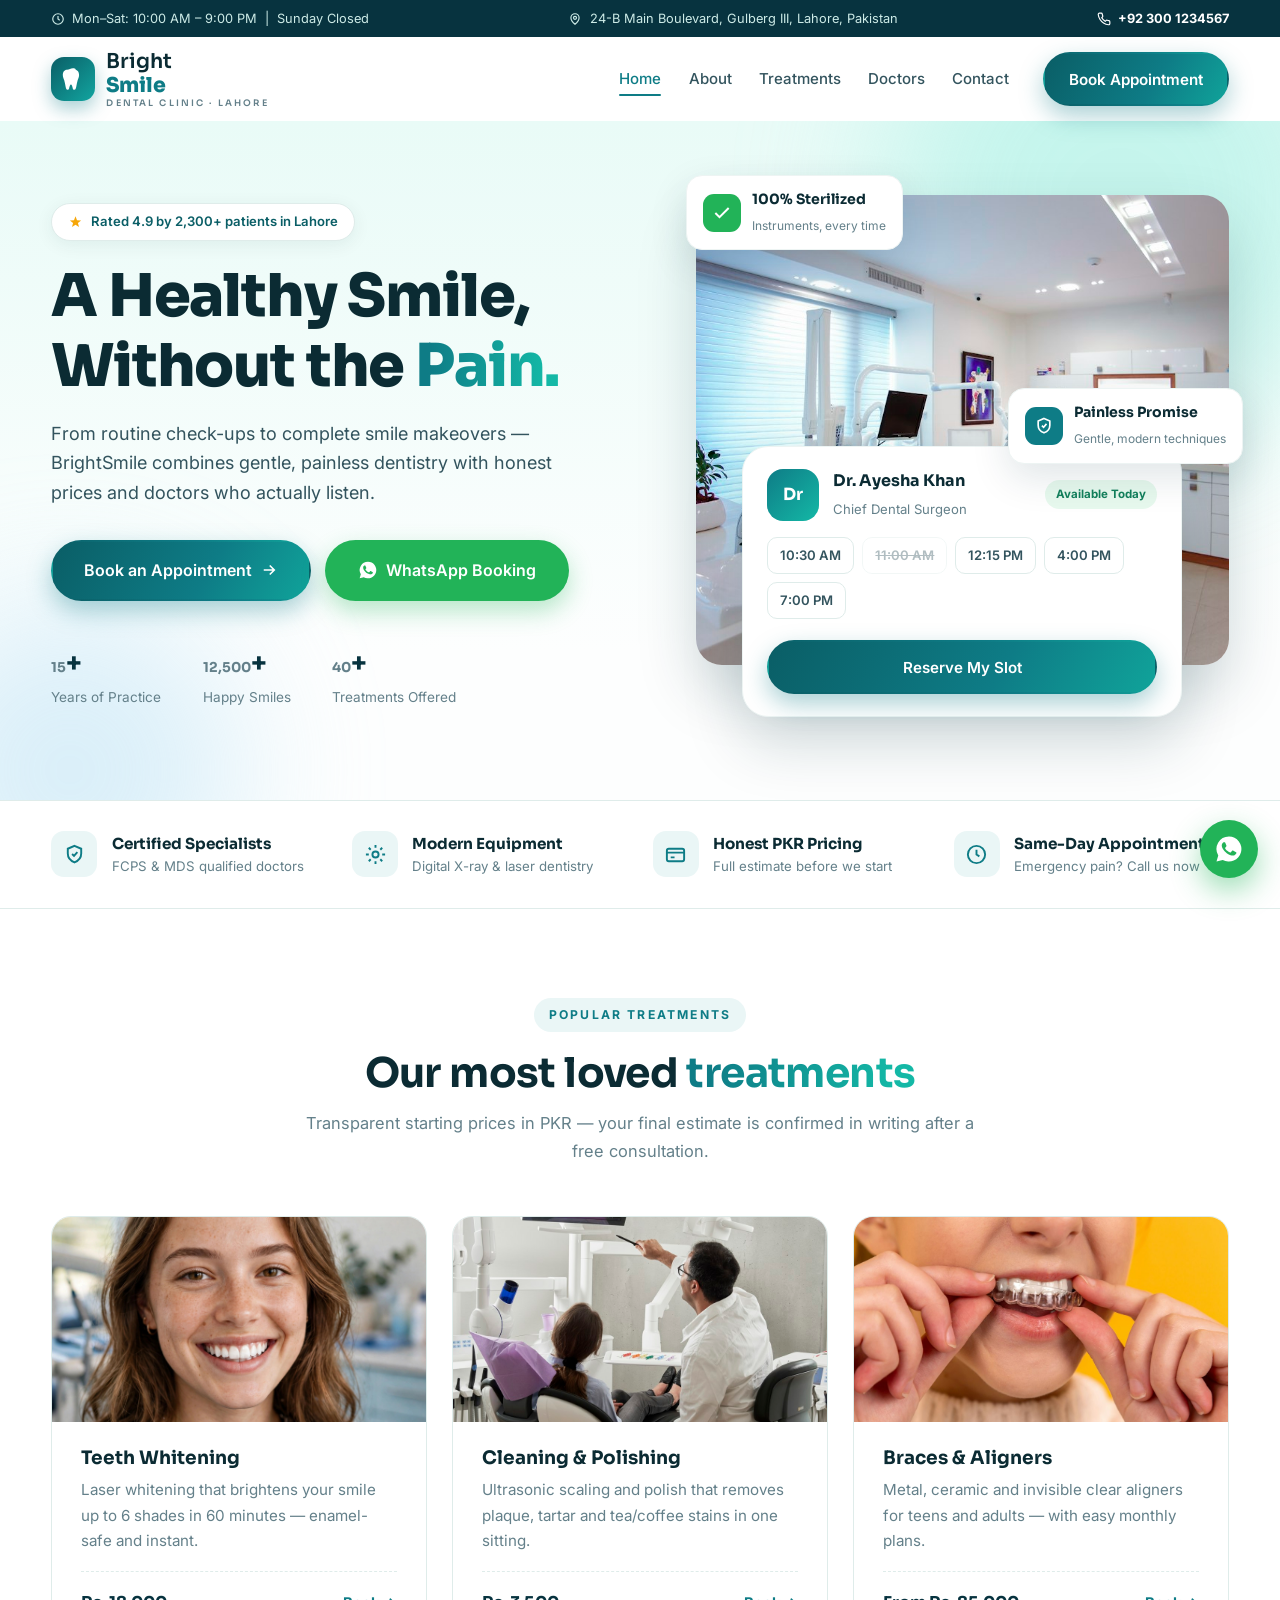
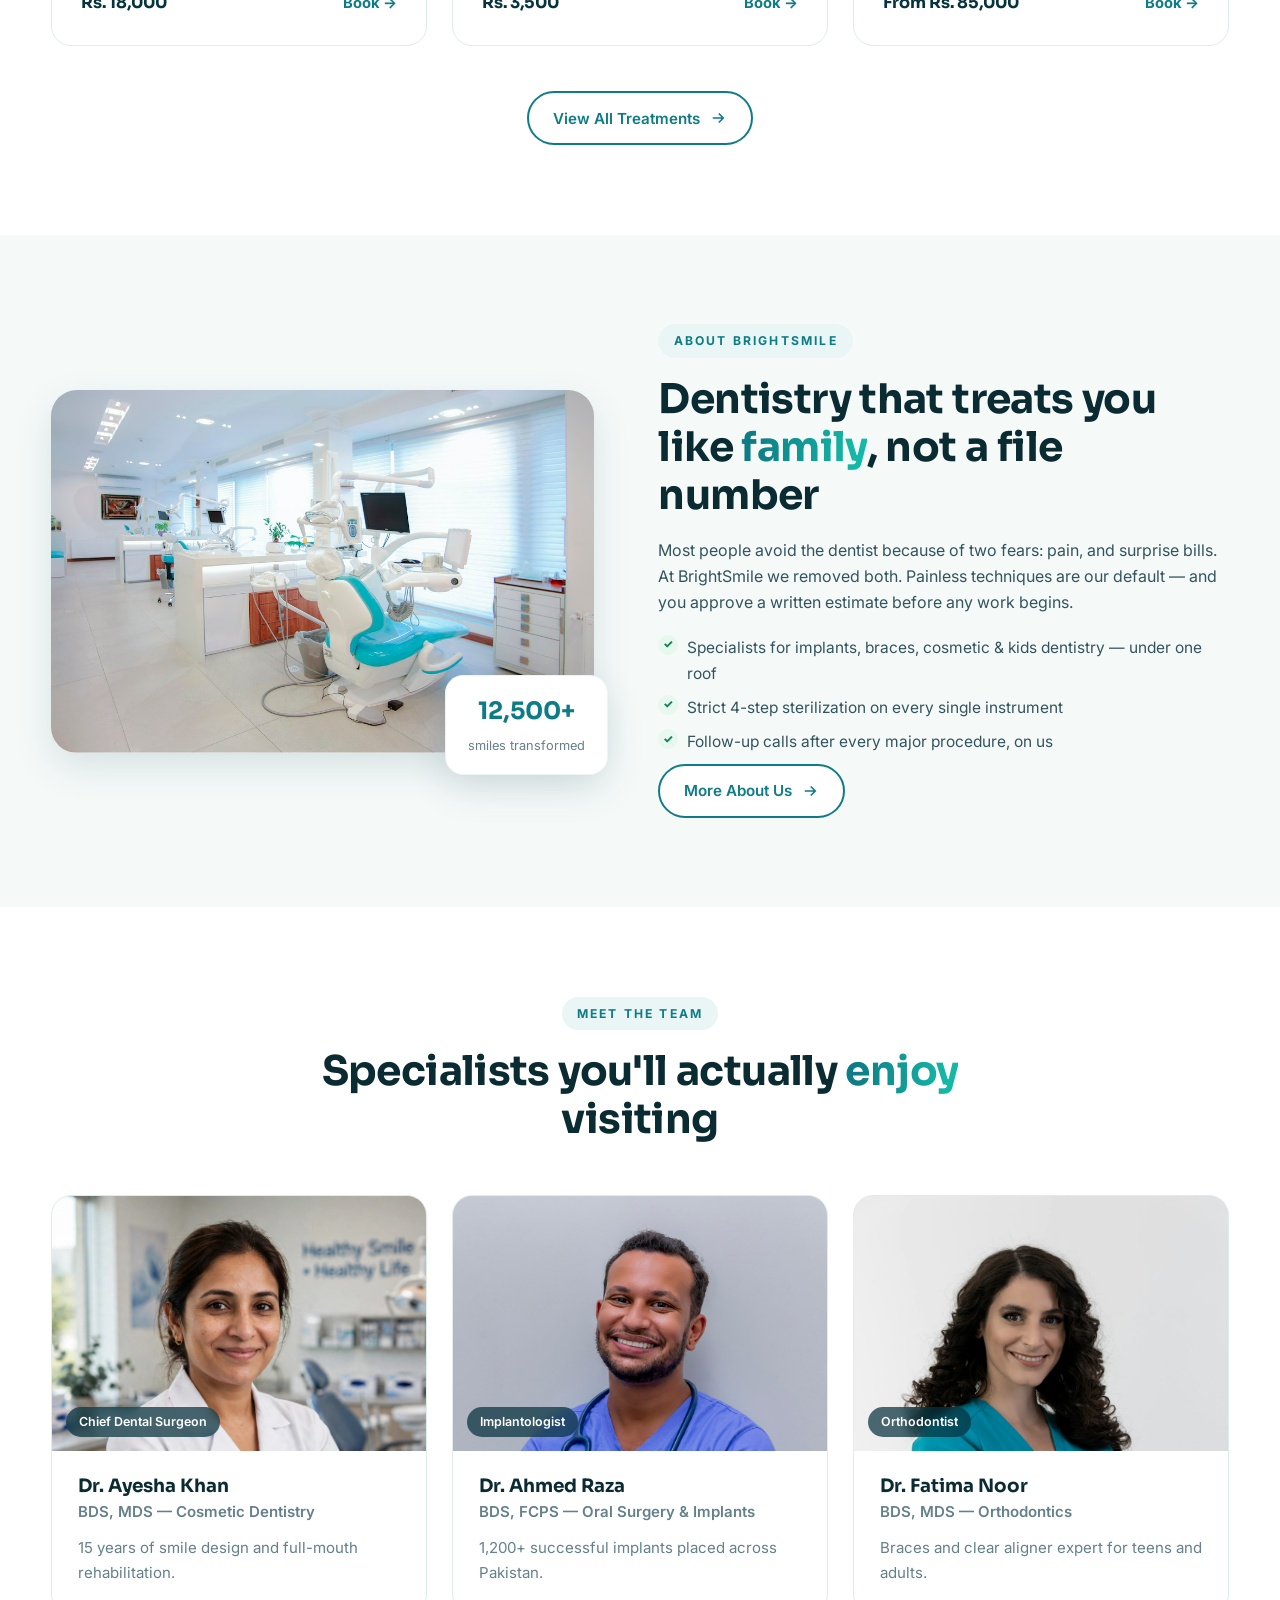
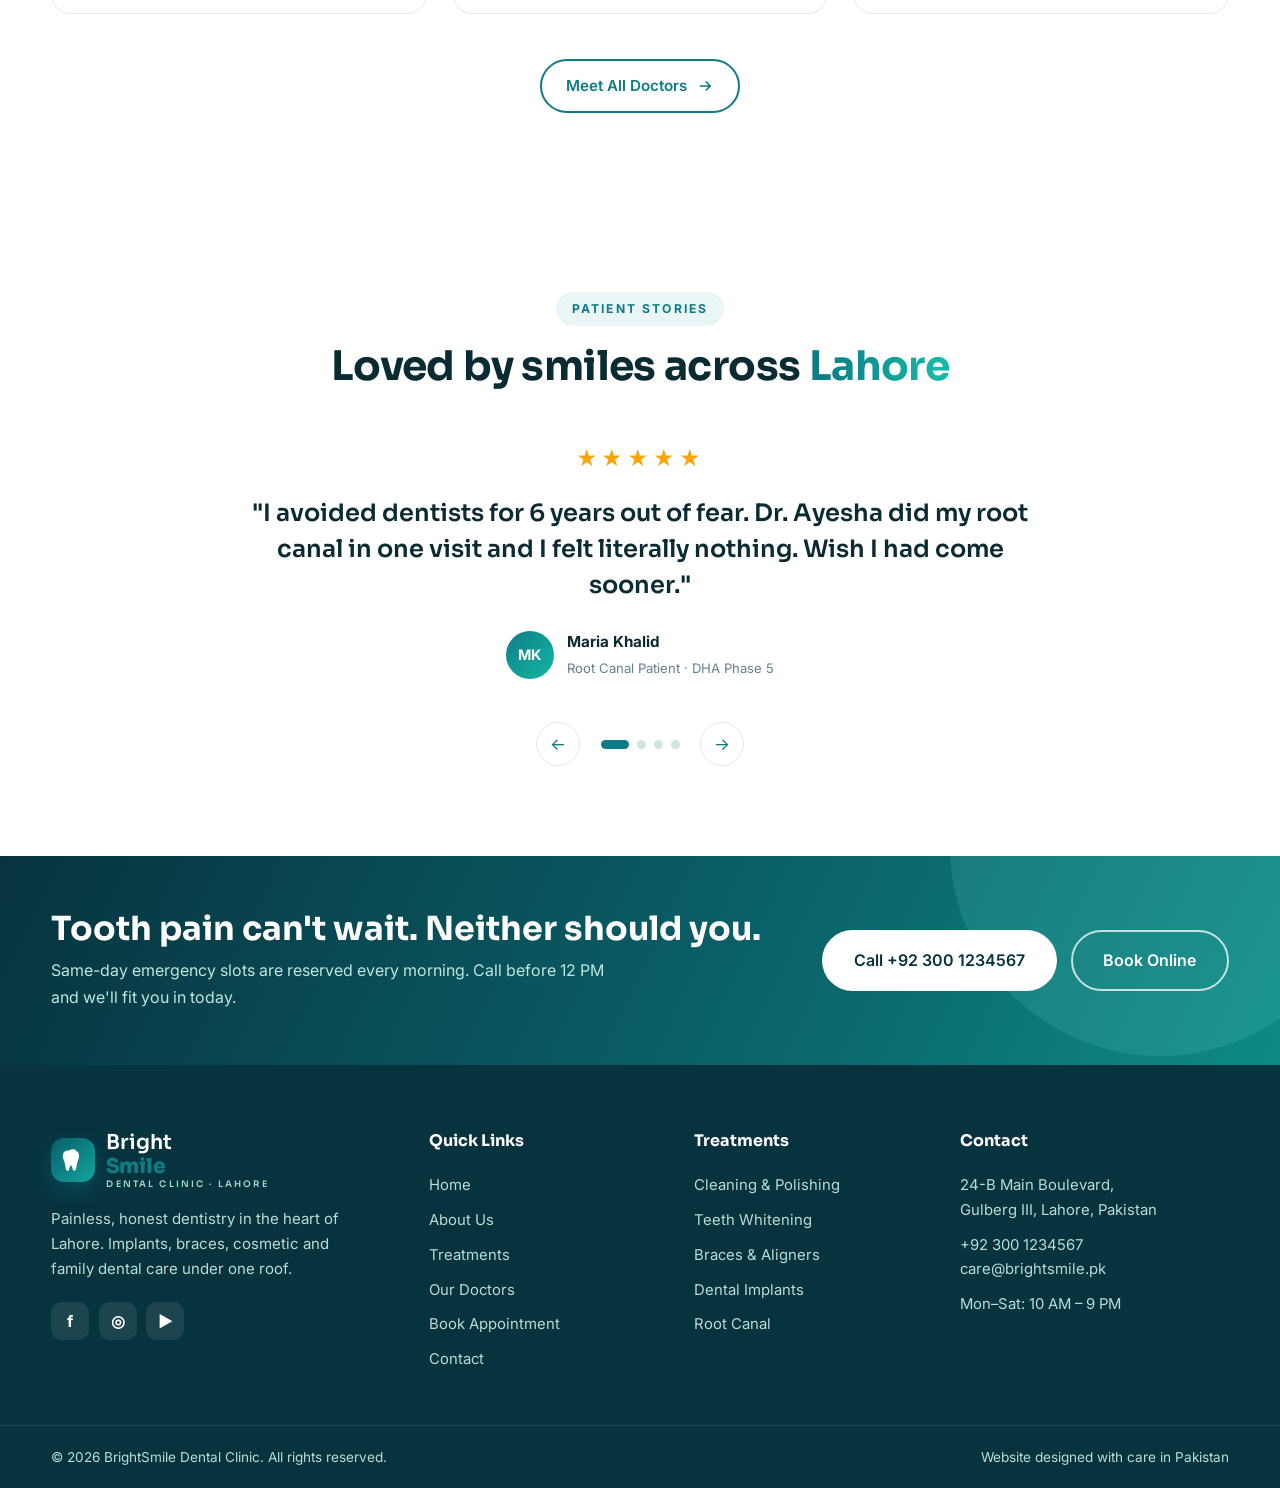
<file: index.html>
<!DOCTYPE html>
<html lang="en">
<head>
<meta charset="UTF-8">
<meta name="viewport" content="width=device-width, initial-scale=1.0">
<title>BrightSmile Dental Clinic — Best Dentist in Lahore | Painless Treatments & Online Booking</title>
<meta name="description" content="BrightSmile Dental Clinic, Lahore. Painless dental treatments — cleaning, whitening, braces, implants & root canal. Expert doctors, transparent PKR prices, WhatsApp booking.">
<link rel="preconnect" href="https://fonts.googleapis.com">
<link rel="preconnect" href="https://fonts.gstatic.com" crossorigin>
<link href="https://fonts.googleapis.com/css2?family=Sora:wght@500;600;700;800&family=Inter:wght@400;500;600;700&display=swap" rel="stylesheet">
<link rel="stylesheet" href="css/style.css">
<link rel="icon" href="data:image/svg+xml,<svg xmlns='http://www.w3.org/2000/svg' viewBox='0 0 24 24'><path fill='%230E7C86' d='M12 2C9.6 2 8.7 3.4 6.4 3.4 4 3.4 2.6 5.6 2.6 8.3c0 1.9.7 3 1.3 4.9.5 1.7.9 3.7 1.2 5.4.2 1.2.6 3.4 1.9 3.4 1.6 0 1.4-2.3 2.1-3.8.3-.7.7-1.2 1-1.2s.7.5 1 1.2c.7 1.5.5 3.8 2.1 3.8 1.3 0 1.7-2.2 1.9-3.4.3-1.7.7-3.7 1.2-5.4.6-1.9 1.3-3 1.3-4.9 0-2.7-1.4-4.9-3.8-4.9C15.3 3.4 14.4 2 12 2z'/></svg>">
</head>
<body>
<div class="topbar">
  <div class="container topbar-in">
    <span class="tb-item"><svg viewBox="0 0 24 24" fill="none" stroke="currentColor" stroke-width="2"><circle cx="12" cy="12" r="9"/><path d="M12 7v5l3 2"/></svg>Mon–Sat: 10:00 AM – 9:00 PM &nbsp;|&nbsp; Sunday Closed</span>
    <span class="tb-item"><svg viewBox="0 0 24 24" fill="none" stroke="currentColor" stroke-width="2"><path d="M12 21s-7-5.5-7-11a7 7 0 1 1 14 0c0 5.5-7 11-7 11z"/><circle cx="12" cy="10" r="2.6"/></svg>24-B Main Boulevard, Gulberg III, Lahore, Pakistan</span>
    <a class="tb-item tb-phone" href="tel:+923001234567"><svg viewBox="0 0 24 24" fill="none" stroke="currentColor" stroke-width="2"><path d="M22 16.9v3a2 2 0 0 1-2.2 2 19.8 19.8 0 0 1-8.6-3.1 19.5 19.5 0 0 1-6-6A19.8 19.8 0 0 1 2.1 4.2 2 2 0 0 1 4.1 2h3a2 2 0 0 1 2 1.7c.13.96.36 1.9.7 2.8a2 2 0 0 1-.45 2.1L8.1 9.9a16 16 0 0 0 6 6l1.3-1.25a2 2 0 0 1 2.1-.45c.9.34 1.84.57 2.8.7A2 2 0 0 1 22 16.9z"/></svg>+92 300 1234567</a>
  </div>
</div>
<header class="header" id="header">
  <div class="container nav-in">
    <a href="index.html" class="logo" aria-label="BrightSmile Dental Clinic">
      <span class="logo-mark"><svg viewBox="0 0 24 24"><path fill="#fff" d="M12 2C9.6 2 8.7 3.4 6.4 3.4 4 3.4 2.6 5.6 2.6 8.3c0 1.9.7 3 1.3 4.9.5 1.7.9 3.7 1.2 5.4.2 1.2.6 3.4 1.9 3.4 1.6 0 1.4-2.3 2.1-3.8.3-.7.7-1.2 1-1.2s.7.5 1 1.2c.7 1.5.5 3.8 2.1 3.8 1.3 0 1.7-2.2 1.9-3.4.3-1.7.7-3.7 1.2-5.4.6-1.9 1.3-3 1.3-4.9 0-2.7-1.4-4.9-3.8-4.9C15.3 3.4 14.4 2 12 2z"/></svg></span>
      <span class="logo-text">Bright<strong>Smile</strong><small>DENTAL CLINIC · LAHORE</small></span>
    </a>
    <nav class="nav" id="nav">
      <a href="index.html" class="nav-link active">Home</a>
      <a href="about.html" class="nav-link">About</a>
      <a href="treatments.html" class="nav-link">Treatments</a>
      <a href="doctors.html" class="nav-link">Doctors</a>
      <a href="contact.html" class="nav-link">Contact</a>
      <a href="appointment.html" class="btn btn-primary nav-cta">Book Appointment</a>
    </nav>
    <button class="hamburger" id="hamburger" aria-label="Open menu" aria-expanded="false"><span></span><span></span><span></span></button>
  </div>
</header>

<section class="hero" id="home">
  <div class="hero-blob blob-1"></div>
  <div class="hero-blob blob-2"></div>
  <div class="container hero-in">
    <div class="hero-copy reveal">
      <span class="eyebrow"><svg viewBox="0 0 24 24" fill="currentColor"><path d="M12 2l2.4 6.2 6.6.4-5.1 4.2 1.7 6.4L12 15.6 6.4 19.2 8.1 12.8 3 8.6l6.6-.4z"/></svg>Rated 4.9 by 2,300+ patients in Lahore</span>
      <h1>A Healthy Smile,<br>Without the <span class="grad-text">Pain.</span></h1>
      <p class="hero-sub">From routine check-ups to complete smile makeovers — BrightSmile combines gentle, painless dentistry with honest prices and doctors who actually listen.</p>
      <div class="hero-actions">
        <a href="appointment.html" class="btn btn-primary btn-lg">Book an Appointment <svg viewBox="0 0 24 24" fill="none" stroke="currentColor" stroke-width="2.2"><path d="M5 12h14M13 6l6 6-6 6"/></svg></a>
        <a href="https://wa.me/923001234567?text=Assalam-o-Alaikum!%20I%20want%20to%20book%20a%20dental%20appointment." target="_blank" rel="noopener" class="btn btn-wa btn-lg"><svg viewBox="0 0 24 24" fill="currentColor"><path d="M12 2a10 10 0 0 0-8.6 15.1L2 22l5-1.3A10 10 0 1 0 12 2zm5.4 13.9c-.2.6-1.3 1.3-1.8 1.3-.5.1-1 .2-3.4-.7-2.9-1.2-4.7-4.1-4.9-4.3-.1-.2-1.1-1.5-1.1-2.9s.7-2 1-2.3c.2-.3.5-.3.7-.3h.5c.2 0 .4 0 .6.4l.9 2.1c.1.2.1.4 0 .6l-.4.6-.4.5c-.1.1-.3.3-.1.6.1.3.7 1.2 1.6 1.9 1.1.9 2 1.2 2.3 1.3.3.1.5.1.6-.1l1-1.2c.2-.3.4-.2.7-.1l2.1 1c.3.2.5.3.6.5 0 .1 0 .7-.2 1z"/></svg>WhatsApp Booking</a>
      </div>
      <div class="hero-stats">
        <div class="stat"><strong><span class="counter" data-target="15">0</span>+</strong><span>Years of Practice</span></div>
        <div class="stat"><strong><span class="counter" data-target="12500">0</span>+</strong><span>Happy Smiles</span></div>
        <div class="stat"><strong><span class="counter" data-target="40">0</span>+</strong><span>Treatments Offered</span></div>
      </div>
    </div>
    <div class="hero-visual reveal">
      <div class="hero-media">
        <img src="images/hero-clinic.jpg" alt="BrightSmile Dental Clinic — modern treatment room in Lahore">
        <div class="hero-card mini">
          <div class="hc-head">
            <span class="hc-avatar">Dr</span>
            <div><strong>Dr. Ayesha Khan</strong><small>Chief Dental Surgeon</small></div>
            <span class="hc-badge">Available Today</span>
          </div>
          <div class="hc-slots"><span>10:30 AM</span><span class="taken">11:00 AM</span><span>12:15 PM</span><span>4:00 PM</span><span>7:00 PM</span></div>
          <a href="appointment.html" class="btn btn-primary hc-btn">Reserve My Slot</a>
        </div>
      </div>
      <div class="float-chip chip-1"><span class="chip-ic green"><svg viewBox="0 0 24 24" fill="none" stroke="currentColor" stroke-width="2.4"><path d="M20 6L9 17l-5-5"/></svg></span><div><strong>100% Sterilized</strong><small>Instruments, every time</small></div></div>
      <div class="float-chip chip-2"><span class="chip-ic teal"><svg viewBox="0 0 24 24" fill="none" stroke="currentColor" stroke-width="2"><path d="M12 3l7 3v5c0 4.6-3 7.7-7 9.2C8 18.7 5 15.6 5 11V6l7-3z"/><path d="M9.5 11.5l2 2 3.5-4"/></svg></span><div><strong>Painless Promise</strong><small>Gentle, modern techniques</small></div></div>
    </div>
  </div>
</section>

<section class="trust">
  <div class="container trust-in reveal">
    <div class="trust-item"><span class="t-ic"><svg viewBox="0 0 24 24" fill="none" stroke="currentColor" stroke-width="2"><path d="M12 3l7 3v5c0 4.6-3 7.7-7 9.2C8 18.7 5 15.6 5 11V6l7-3z"/><path d="M9.5 11.5l2 2 3.5-4"/></svg></span><div><strong>Certified Specialists</strong><small>FCPS &amp; MDS qualified doctors</small></div></div>
    <div class="trust-item"><span class="t-ic"><svg viewBox="0 0 24 24" fill="none" stroke="currentColor" stroke-width="2"><path d="M12 2v3M12 19v3M2 12h3M19 12h3M5 5l2 2M17 17l2 2M19 5l-2 2M7 17l-2 2"/><circle cx="12" cy="12" r="3.2"/></svg></span><div><strong>Modern Equipment</strong><small>Digital X-ray &amp; laser dentistry</small></div></div>
    <div class="trust-item"><span class="t-ic"><svg viewBox="0 0 24 24" fill="none" stroke="currentColor" stroke-width="2"><rect x="3" y="6" width="18" height="13" rx="2"/><path d="M3 10h18M7 15h4"/></svg></span><div><strong>Honest PKR Pricing</strong><small>Full estimate before we start</small></div></div>
    <div class="trust-item"><span class="t-ic"><svg viewBox="0 0 24 24" fill="none" stroke="currentColor" stroke-width="2"><circle cx="12" cy="12" r="9"/><path d="M12 7v5l3 2"/></svg></span><div><strong>Same-Day Appointments</strong><small>Emergency pain? Call us now</small></div></div>
  </div>
</section>

<section class="section">
  <div class="container">
    <div class="sec-head reveal">
      <span class="sec-tag">Popular Treatments</span>
      <h2>Our most loved <span class="grad-text">treatments</span></h2>
      <p>Transparent starting prices in PKR — your final estimate is confirmed in writing after a free consultation.</p>
    </div>
    <div class="treat-grid">
      <article class="treat-card has-img reveal">
        <div class="treat-img"><img src="images/whitening.jpg" alt="Teeth whitening result — bright white smile" loading="lazy"></div>
        <div class="treat-body">
          <h3>Teeth Whitening</h3>
          <p>Laser whitening that brightens your smile up to 6 shades in 60 minutes — enamel-safe and instant.</p>
          <div class="treat-meta"><span class="price">Rs. 18,000</span><a class="book-link" href="appointment.html?t=Teeth%20Whitening">Book →</a></div>
        </div>
      </article>
      <article class="treat-card has-img reveal">
        <div class="treat-img"><img src="images/checkup.jpg" alt="Dentist examining a patient during cleaning and check-up" loading="lazy"></div>
        <div class="treat-body">
          <h3>Cleaning &amp; Polishing</h3>
          <p>Ultrasonic scaling and polish that removes plaque, tartar and tea/coffee stains in one sitting.</p>
          <div class="treat-meta"><span class="price">Rs. 3,500</span><a class="book-link" href="appointment.html?t=Cleaning%20%26%20Polishing">Book →</a></div>
        </div>
      </article>
      <article class="treat-card has-img reveal">
        <div class="treat-img"><img src="images/aligners.jpg" alt="Clear aligner being fitted for braces treatment" loading="lazy"></div>
        <div class="treat-body">
          <h3>Braces &amp; Aligners</h3>
          <p>Metal, ceramic and invisible clear aligners for teens and adults — with easy monthly plans.</p>
          <div class="treat-meta"><span class="price">From Rs. 85,000</span><a class="book-link" href="appointment.html?t=Braces%20%26%20Aligners">Book →</a></div>
        </div>
      </article>
    </div>
    <div class="center-cta reveal"><a href="treatments.html" class="btn btn-ghost">View All Treatments <svg viewBox="0 0 24 24" fill="none" stroke="currentColor" stroke-width="2.2"><path d="M5 12h14M13 6l6 6-6 6"/></svg></a></div>
  </div>
</section>

<section class="section about-teaser">
  <div class="container about-in">
    <div class="teaser-media reveal">
      <img src="images/clinic-wide.jpg" alt="Inside BrightSmile Dental Clinic, Gulberg Lahore" loading="lazy">
      <div class="about-badge"><strong>12,500+</strong><small>smiles transformed</small></div>
    </div>
    <div class="about-copy reveal">
      <span class="sec-tag">About BrightSmile</span>
      <h2>Dentistry that treats you like <span class="grad-text">family</span>, not a file number</h2>
      <p>Most people avoid the dentist because of two fears: pain, and surprise bills. At BrightSmile we removed both. Painless techniques are our default — and you approve a written estimate before any work begins.</p>
      <ul class="check-list">
        <li>Specialists for implants, braces, cosmetic &amp; kids dentistry — under one roof</li>
        <li>Strict 4-step sterilization on every single instrument</li>
        <li>Follow-up calls after every major procedure, on us</li>
      </ul>
      <a href="about.html" class="btn btn-ghost">More About Us <svg viewBox="0 0 24 24" fill="none" stroke="currentColor" stroke-width="2.2"><path d="M5 12h14M13 6l6 6-6 6"/></svg></a>
    </div>
  </div>
</section>

<section class="section doctors-home">
  <div class="container">
    <div class="sec-head reveal">
      <span class="sec-tag">Meet The Team</span>
      <h2>Specialists you'll actually <span class="grad-text">enjoy</span> visiting</h2>
    </div>
    <div class="doc-grid">
      <article class="doc-card reveal">
        <div class="doc-photo"><img src="images/doctor-ayesha.jpg" alt="Dr. Ayesha Khan — Chief Dental Surgeon" loading="lazy"><em>Chief Dental Surgeon</em></div>
        <div class="doc-body"><h3>Dr. Ayesha Khan</h3><p class="doc-role">BDS, MDS — Cosmetic Dentistry</p><p>15 years of smile design and full-mouth rehabilitation.</p></div>
      </article>
      <article class="doc-card reveal">
        <div class="doc-photo"><img src="images/doctor-ahmed.jpg" alt="Dr. Ahmed Raza — Implantologist" loading="lazy"><em>Implantologist</em></div>
        <div class="doc-body"><h3>Dr. Ahmed Raza</h3><p class="doc-role">BDS, FCPS — Oral Surgery &amp; Implants</p><p>1,200+ successful implants placed across Pakistan.</p></div>
      </article>
      <article class="doc-card reveal">
        <div class="doc-photo"><img src="images/doctor-fatima.jpg" alt="Dr. Fatima Noor — Orthodontist" loading="lazy"><em>Orthodontist</em></div>
        <div class="doc-body"><h3>Dr. Fatima Noor</h3><p class="doc-role">BDS, MDS — Orthodontics</p><p>Braces and clear aligner expert for teens and adults.</p></div>
      </article>
    </div>
    <div class="center-cta reveal"><a href="doctors.html" class="btn btn-ghost">Meet All Doctors <svg viewBox="0 0 24 24" fill="none" stroke="currentColor" stroke-width="2.2"><path d="M5 12h14M13 6l6 6-6 6"/></svg></a></div>
  </div>
</section>

<section class="section reviews" id="reviews">
  <div class="container">
    <div class="sec-head reveal">
      <span class="sec-tag">Patient Stories</span>
      <h2>Loved by smiles across <span class="grad-text">Lahore</span></h2>
    </div>
    <div class="slider reveal" id="slider">
      <div class="slides">
        <figure class="slide active"><div class="stars">★★★★★</div><blockquote>"I avoided dentists for 6 years out of fear. Dr. Ayesha did my root canal in one visit and I felt literally nothing. Wish I had come sooner."</blockquote><figcaption><span class="rev-av">MK</span><div><strong>Maria Khalid</strong><small>Root Canal Patient · DHA Phase 5</small></div></figcaption></figure>
        <figure class="slide"><div class="stars">★★★★★</div><blockquote>"Got my braces here. They told me the full cost on day one — and it never changed. My treatment finished 2 months early. Proper professional people."</blockquote><figcaption><span class="rev-av">UA</span><div><strong>Usman Ali</strong><small>Braces Patient · Model Town</small></div></figcaption></figure>
        <figure class="slide"><div class="stars">★★★★★</div><blockquote>"My 5-year-old used to scream at the mention of a dentist. Now she asks when her next visit is. The kids' protocol here is genuinely different."</blockquote><figcaption><span class="rev-av">SR</span><div><strong>Sana Rashid</strong><small>Parent · Johar Town</small></div></figcaption></figure>
        <figure class="slide"><div class="stars">★★★★★</div><blockquote>"Implant done by Dr. Ahmed. Transparent pricing, follow-up calls after surgery, and the tooth feels completely natural. Highly recommended."</blockquote><figcaption><span class="rev-av">BI</span><div><strong>Bilal Iqbal</strong><small>Implant Patient · Gulberg</small></div></figcaption></figure>
      </div>
      <div class="slider-nav">
        <button class="s-btn" id="prevSlide" aria-label="Previous review">←</button>
        <div class="dots" id="dots"></div>
        <button class="s-btn" id="nextSlide" aria-label="Next review">→</button>
      </div>
    </div>
  </div>
</section>
<section class="cta-band">
  <div class="container cta-in reveal">
    <div>
      <h2>Tooth pain can't wait. Neither should you.</h2>
      <p>Same-day emergency slots are reserved every morning. Call before 12 PM and we'll fit you in today.</p>
    </div>
    <div class="cta-actions">
      <a href="tel:+923001234567" class="btn btn-white btn-lg">Call +92 300 1234567</a>
      <a href="appointment.html" class="btn btn-outline-w btn-lg">Book Online</a>
    </div>
  </div>
</section>
<footer class="footer" id="contact">
  <div class="container foot-grid">
    <div class="foot-brand">
      <a href="index.html" class="logo light">
        <span class="logo-mark"><svg viewBox="0 0 24 24"><path fill="#fff" d="M12 2C9.6 2 8.7 3.4 6.4 3.4 4 3.4 2.6 5.6 2.6 8.3c0 1.9.7 3 1.3 4.9.5 1.7.9 3.7 1.2 5.4.2 1.2.6 3.4 1.9 3.4 1.6 0 1.4-2.3 2.1-3.8.3-.7.7-1.2 1-1.2s.7.5 1 1.2c.7 1.5.5 3.8 2.1 3.8 1.3 0 1.7-2.2 1.9-3.4.3-1.7.7-3.7 1.2-5.4.6-1.9 1.3-3 1.3-4.9 0-2.7-1.4-4.9-3.8-4.9C15.3 3.4 14.4 2 12 2z"/></svg></span>
        <span class="logo-text">Bright<strong>Smile</strong><small>DENTAL CLINIC · LAHORE</small></span>
      </a>
      <p>Painless, honest dentistry in the heart of Lahore. Implants, braces, cosmetic and family dental care under one roof.</p>
      <div class="foot-social"><a href="#" aria-label="Facebook">f</a><a href="#" aria-label="Instagram">◎</a><a href="#" aria-label="YouTube">▶</a></div>
    </div>
    <div class="foot-col">
      <h4>Quick Links</h4>
      <a href="index.html">Home</a><a href="about.html">About Us</a><a href="treatments.html">Treatments</a><a href="doctors.html">Our Doctors</a><a href="appointment.html">Book Appointment</a><a href="contact.html">Contact</a>
    </div>
    <div class="foot-col">
      <h4>Treatments</h4>
      <a href="treatments.html">Cleaning &amp; Polishing</a><a href="treatments.html">Teeth Whitening</a><a href="treatments.html">Braces &amp; Aligners</a><a href="treatments.html">Dental Implants</a><a href="treatments.html">Root Canal</a>
    </div>
    <div class="foot-col">
      <h4>Contact</h4>
      <p>24-B Main Boulevard,<br>Gulberg III, Lahore, Pakistan</p>
      <p>+92 300 1234567<br>care@brightsmile.pk</p>
      <p>Mon–Sat: 10 AM – 9 PM</p>
    </div>
  </div>
  <div class="foot-bottom">
    <div class="container foot-bottom-in">
      <span>© <span id="year"></span> BrightSmile Dental Clinic. All rights reserved.</span>
      <span>Website designed with care in Pakistan</span>
    </div>
  </div>
</footer>
<a class="wa-float" href="https://wa.me/923001234567?text=Assalam-o-Alaikum!%20I%20have%20a%20question%20about%20a%20treatment." target="_blank" rel="noopener" aria-label="Chat on WhatsApp">
  <svg viewBox="0 0 24 24" fill="currentColor"><path d="M12 2a10 10 0 0 0-8.6 15.1L2 22l5-1.3A10 10 0 1 0 12 2zm5.4 13.9c-.2.6-1.3 1.3-1.8 1.3-.5.1-1 .2-3.4-.7-2.9-1.2-4.7-4.1-4.9-4.3-.1-.2-1.1-1.5-1.1-2.9s.7-2 1-2.3c.2-.3.5-.3.7-.3h.5c.2 0 .4 0 .6.4l.9 2.1c.1.2.1.4 0 .6l-.4.6-.4.5c-.1.1-.3.3-.1.6.1.3.7 1.2 1.6 1.9 1.1.9 2 1.2 2.3 1.3.3.1.5.1.6-.1l1-1.2c.2-.3.4-.2.7-.1l2.1 1c.3.2.5.3.6.5 0 .1 0 .7-.2 1z"/></svg>
</a>
<button class="to-top" id="toTop" aria-label="Back to top">↑</button>
<script src="js/script.js"></script>
</body>
</html>
</file>
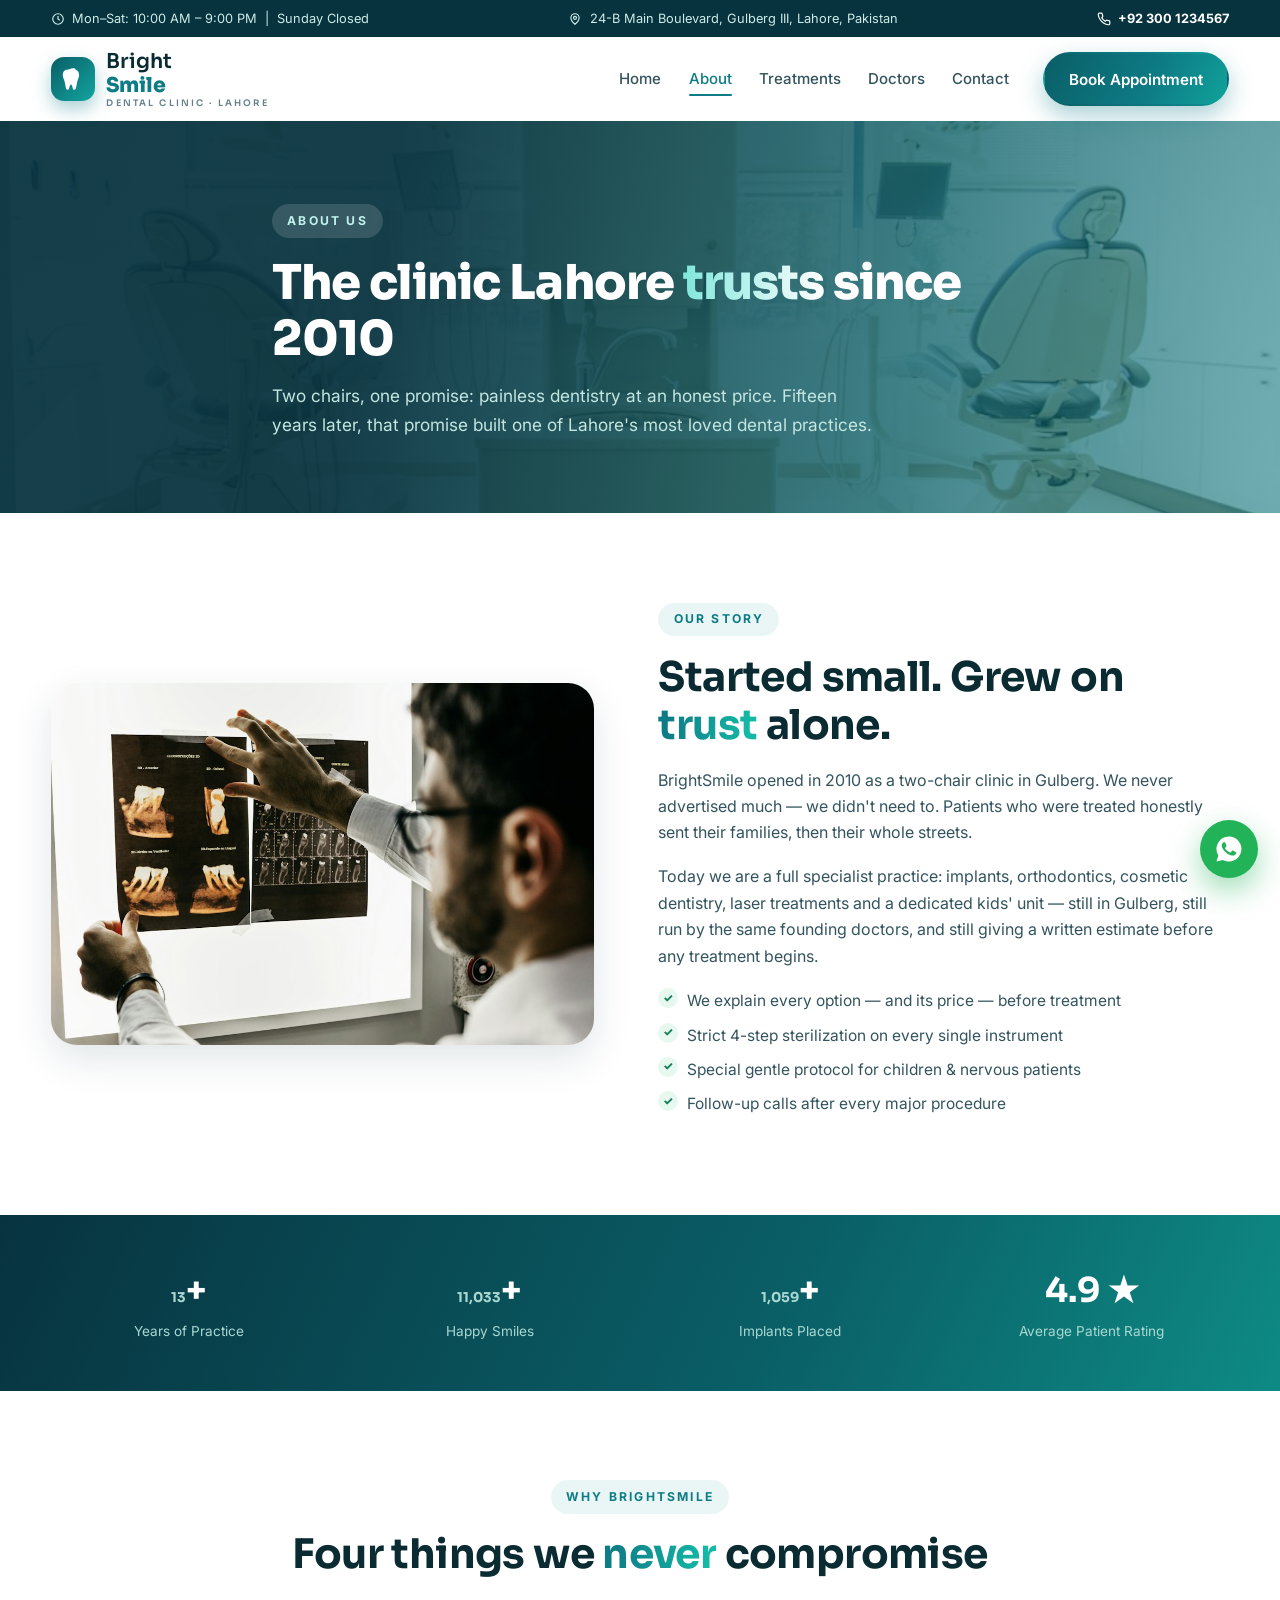
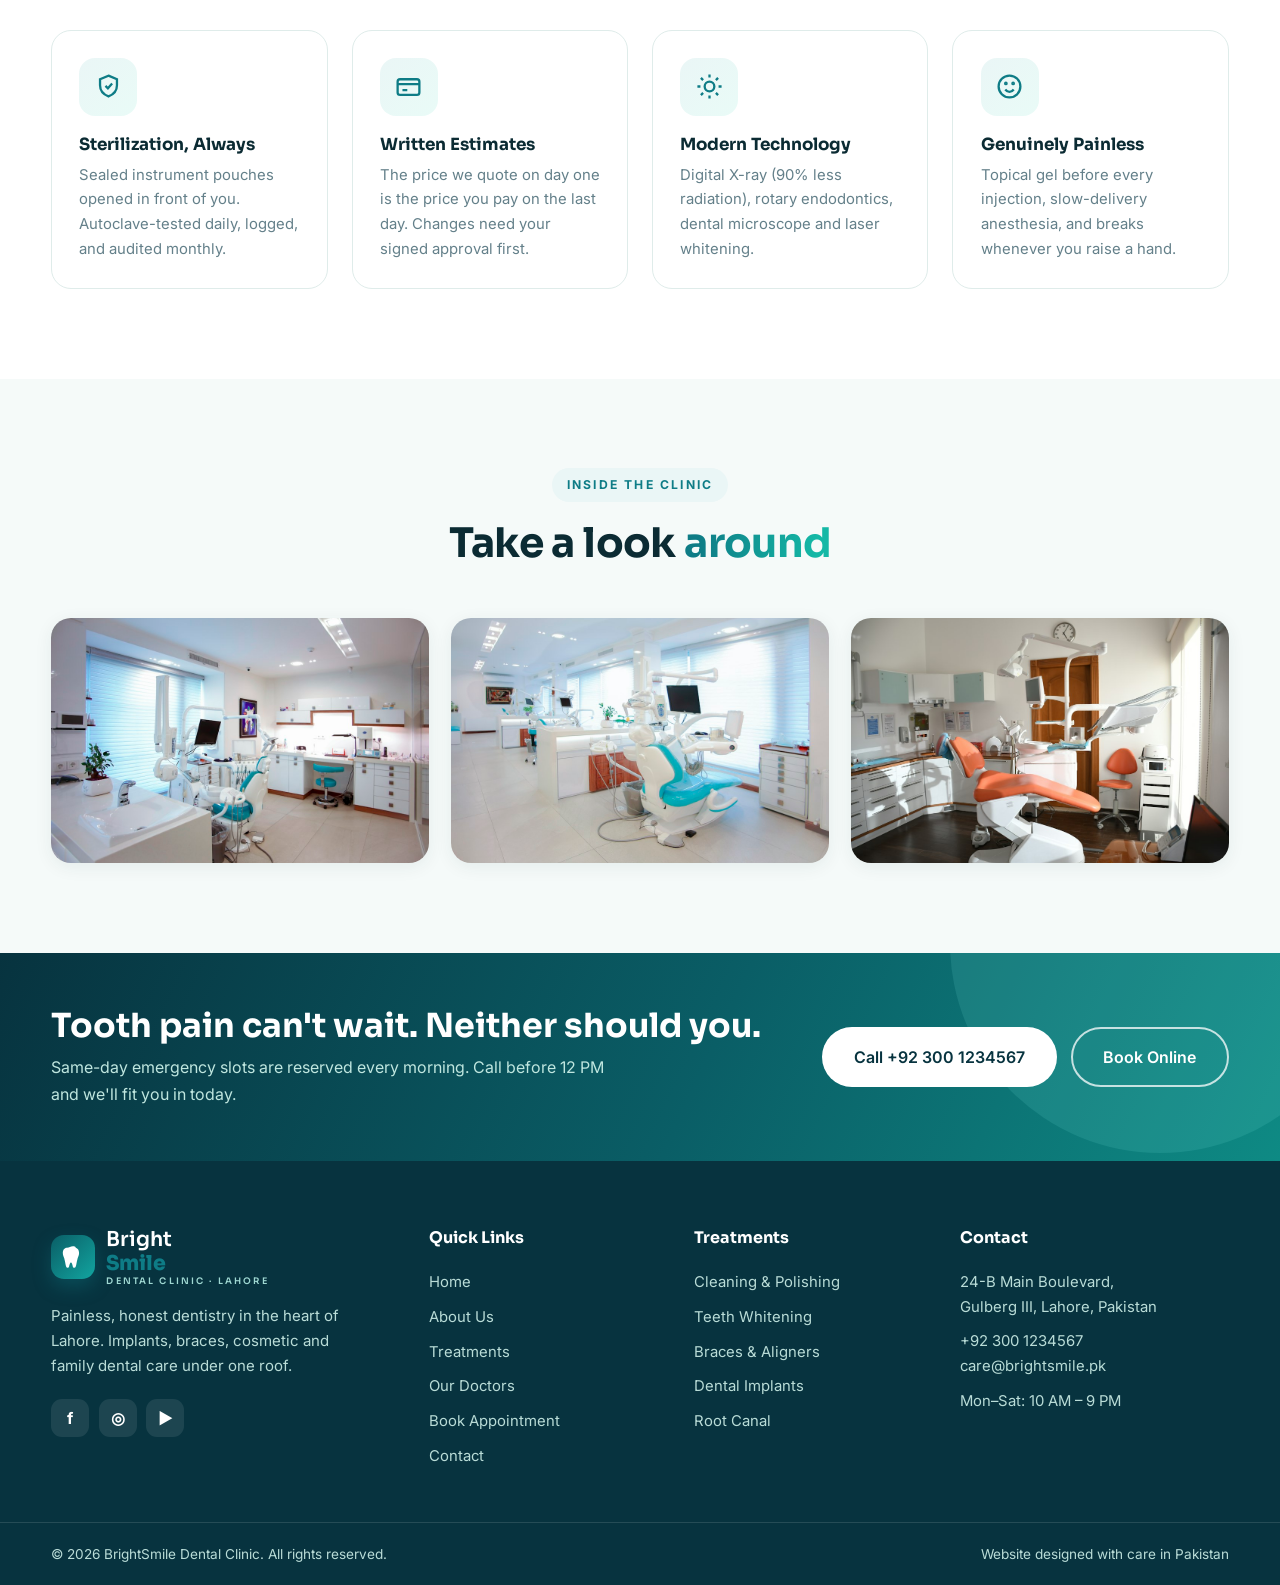
<file: about.html>
<!DOCTYPE html>
<html lang="en">
<head>
<meta charset="UTF-8">
<meta name="viewport" content="width=device-width, initial-scale=1.0">
<title>About Us — BrightSmile Dental Clinic, Lahore</title>
<meta name="description" content="The story of BrightSmile Dental Clinic: 15 years of painless, honest dentistry in Gulberg, Lahore. 12,500+ smiles, specialist doctors, written estimates.">
<link rel="preconnect" href="https://fonts.googleapis.com">
<link rel="preconnect" href="https://fonts.gstatic.com" crossorigin>
<link href="https://fonts.googleapis.com/css2?family=Sora:wght@500;600;700;800&family=Inter:wght@400;500;600;700&display=swap" rel="stylesheet">
<link rel="stylesheet" href="css/style.css">
<link rel="icon" href="data:image/svg+xml,<svg xmlns='http://www.w3.org/2000/svg' viewBox='0 0 24 24'><path fill='%230E7C86' d='M12 2C9.6 2 8.7 3.4 6.4 3.4 4 3.4 2.6 5.6 2.6 8.3c0 1.9.7 3 1.3 4.9.5 1.7.9 3.7 1.2 5.4.2 1.2.6 3.4 1.9 3.4 1.6 0 1.4-2.3 2.1-3.8.3-.7.7-1.2 1-1.2s.7.5 1 1.2c.7 1.5.5 3.8 2.1 3.8 1.3 0 1.7-2.2 1.9-3.4.3-1.7.7-3.7 1.2-5.4.6-1.9 1.3-3 1.3-4.9 0-2.7-1.4-4.9-3.8-4.9C15.3 3.4 14.4 2 12 2z'/></svg>">
</head>
<body>
<div class="topbar">
  <div class="container topbar-in">
    <span class="tb-item"><svg viewBox="0 0 24 24" fill="none" stroke="currentColor" stroke-width="2"><circle cx="12" cy="12" r="9"/><path d="M12 7v5l3 2"/></svg>Mon–Sat: 10:00 AM – 9:00 PM &nbsp;|&nbsp; Sunday Closed</span>
    <span class="tb-item"><svg viewBox="0 0 24 24" fill="none" stroke="currentColor" stroke-width="2"><path d="M12 21s-7-5.5-7-11a7 7 0 1 1 14 0c0 5.5-7 11-7 11z"/><circle cx="12" cy="10" r="2.6"/></svg>24-B Main Boulevard, Gulberg III, Lahore, Pakistan</span>
    <a class="tb-item tb-phone" href="tel:+923001234567"><svg viewBox="0 0 24 24" fill="none" stroke="currentColor" stroke-width="2"><path d="M22 16.9v3a2 2 0 0 1-2.2 2 19.8 19.8 0 0 1-8.6-3.1 19.5 19.5 0 0 1-6-6A19.8 19.8 0 0 1 2.1 4.2 2 2 0 0 1 4.1 2h3a2 2 0 0 1 2 1.7c.13.96.36 1.9.7 2.8a2 2 0 0 1-.45 2.1L8.1 9.9a16 16 0 0 0 6 6l1.3-1.25a2 2 0 0 1 2.1-.45c.9.34 1.84.57 2.8.7A2 2 0 0 1 22 16.9z"/></svg>+92 300 1234567</a>
  </div>
</div>
<header class="header" id="header">
  <div class="container nav-in">
    <a href="index.html" class="logo" aria-label="BrightSmile Dental Clinic">
      <span class="logo-mark"><svg viewBox="0 0 24 24"><path fill="#fff" d="M12 2C9.6 2 8.7 3.4 6.4 3.4 4 3.4 2.6 5.6 2.6 8.3c0 1.9.7 3 1.3 4.9.5 1.7.9 3.7 1.2 5.4.2 1.2.6 3.4 1.9 3.4 1.6 0 1.4-2.3 2.1-3.8.3-.7.7-1.2 1-1.2s.7.5 1 1.2c.7 1.5.5 3.8 2.1 3.8 1.3 0 1.7-2.2 1.9-3.4.3-1.7.7-3.7 1.2-5.4.6-1.9 1.3-3 1.3-4.9 0-2.7-1.4-4.9-3.8-4.9C15.3 3.4 14.4 2 12 2z"/></svg></span>
      <span class="logo-text">Bright<strong>Smile</strong><small>DENTAL CLINIC · LAHORE</small></span>
    </a>
    <nav class="nav" id="nav">
      <a href="index.html" class="nav-link">Home</a>
      <a href="about.html" class="nav-link active">About</a>
      <a href="treatments.html" class="nav-link">Treatments</a>
      <a href="doctors.html" class="nav-link">Doctors</a>
      <a href="contact.html" class="nav-link">Contact</a>
      <a href="appointment.html" class="btn btn-primary nav-cta">Book Appointment</a>
    </nav>
    <button class="hamburger" id="hamburger" aria-label="Open menu" aria-expanded="false"><span></span><span></span><span></span></button>
  </div>
</header>
<section class="page-banner" style="background-image:url('images/clinic-sunny.jpg')">
  <div class="container banner-in reveal">
    <span class="sec-tag light">About Us</span>
    <h1>The clinic Lahore <span class="grad-text-w">trusts</span> since 2010</h1>
    <p>Two chairs, one promise: painless dentistry at an honest price. Fifteen years later, that promise built one of Lahore's most loved dental practices.</p>
  </div>
</section>

<section class="section">
  <div class="container about-in">
    <div class="teaser-media reveal">
      <img src="images/consult.jpg" alt="Doctor reviewing a dental X-ray with a patient at BrightSmile" loading="lazy">
    </div>
    <div class="about-copy reveal">
      <span class="sec-tag">Our Story</span>
      <h2>Started small. Grew on <span class="grad-text">trust</span> alone.</h2>
      <p>BrightSmile opened in 2010 as a two-chair clinic in Gulberg. We never advertised much — we didn't need to. Patients who were treated honestly sent their families, then their whole streets.</p>
      <p>Today we are a full specialist practice: implants, orthodontics, cosmetic dentistry, laser treatments and a dedicated kids' unit — still in Gulberg, still run by the same founding doctors, and still giving a written estimate before any treatment begins.</p>
      <ul class="check-list">
        <li>We explain every option — and its price — before treatment</li>
        <li>Strict 4-step sterilization on every single instrument</li>
        <li>Special gentle protocol for children &amp; nervous patients</li>
        <li>Follow-up calls after every major procedure</li>
      </ul>
    </div>
  </div>
</section>

<section class="stats-band">
  <div class="container stats-in reveal">
    <div class="stat big"><strong><span class="counter" data-target="15">0</span>+</strong><span>Years of Practice</span></div>
    <div class="stat big"><strong><span class="counter" data-target="12500">0</span>+</strong><span>Happy Smiles</span></div>
    <div class="stat big"><strong><span class="counter" data-target="1200">0</span>+</strong><span>Implants Placed</span></div>
    <div class="stat big"><strong>4.9 ★</strong><span>Average Patient Rating</span></div>
  </div>
</section>

<section class="section">
  <div class="container">
    <div class="sec-head reveal">
      <span class="sec-tag">Why BrightSmile</span>
      <h2>Four things we <span class="grad-text">never</span> compromise</h2>
    </div>
    <div class="why-grid">
      <article class="why-card reveal"><span class="treat-ic"><svg viewBox="0 0 24 24" fill="none" stroke="currentColor" stroke-width="1.9"><path d="M12 3l7 3v5c0 4.6-3 7.7-7 9.2C8 18.7 5 15.6 5 11V6l7-3z"/><path d="M9.5 11.5l2 2 3.5-4"/></svg></span><h3>Sterilization, Always</h3><p>Sealed instrument pouches opened in front of you. Autoclave-tested daily, logged, and audited monthly.</p></article>
      <article class="why-card reveal"><span class="treat-ic"><svg viewBox="0 0 24 24" fill="none" stroke="currentColor" stroke-width="1.9"><rect x="3" y="6" width="18" height="13" rx="2"/><path d="M3 10h18M7 15h4"/></svg></span><h3>Written Estimates</h3><p>The price we quote on day one is the price you pay on the last day. Changes need your signed approval first.</p></article>
      <article class="why-card reveal"><span class="treat-ic"><svg viewBox="0 0 24 24" fill="none" stroke="currentColor" stroke-width="1.9"><circle cx="12" cy="12" r="4"/><path d="M12 2v2.5M12 19.5V22M2 12h2.5M19.5 12H22M4.9 4.9l1.8 1.8M17.3 17.3l1.8 1.8M19.1 4.9l-1.8 1.8M6.7 17.3l-1.8 1.8"/></svg></span><h3>Modern Technology</h3><p>Digital X-ray (90% less radiation), rotary endodontics, dental microscope and laser whitening.</p></article>
      <article class="why-card reveal"><span class="treat-ic"><svg viewBox="0 0 24 24" fill="none" stroke="currentColor" stroke-width="1.9"><circle cx="12" cy="12" r="9"/><path d="M8.5 14.5c1 1.3 2.2 2 3.5 2s2.5-.7 3.5-2"/><circle cx="9" cy="9.5" r=".6" fill="currentColor"/><circle cx="15" cy="9.5" r=".6" fill="currentColor"/></svg></span><h3>Genuinely Painless</h3><p>Topical gel before every injection, slow-delivery anesthesia, and breaks whenever you raise a hand.</p></article>
    </div>
  </div>
</section>

<section class="section gallery-sec">
  <div class="container">
    <div class="sec-head reveal">
      <span class="sec-tag">Inside The Clinic</span>
      <h2>Take a look <span class="grad-text">around</span></h2>
    </div>
    <div class="gallery reveal">
      <img src="images/hero-clinic.jpg" alt="BrightSmile treatment room" loading="lazy">
      <img src="images/clinic-wide.jpg" alt="BrightSmile clinic interior" loading="lazy">
      <img src="images/clinic-room.jpg" alt="BrightSmile dental operatory" loading="lazy">
    </div>
  </div>
</section>
<section class="cta-band">
  <div class="container cta-in reveal">
    <div>
      <h2>Tooth pain can't wait. Neither should you.</h2>
      <p>Same-day emergency slots are reserved every morning. Call before 12 PM and we'll fit you in today.</p>
    </div>
    <div class="cta-actions">
      <a href="tel:+923001234567" class="btn btn-white btn-lg">Call +92 300 1234567</a>
      <a href="appointment.html" class="btn btn-outline-w btn-lg">Book Online</a>
    </div>
  </div>
</section>
<footer class="footer" id="contact">
  <div class="container foot-grid">
    <div class="foot-brand">
      <a href="index.html" class="logo light">
        <span class="logo-mark"><svg viewBox="0 0 24 24"><path fill="#fff" d="M12 2C9.6 2 8.7 3.4 6.4 3.4 4 3.4 2.6 5.6 2.6 8.3c0 1.9.7 3 1.3 4.9.5 1.7.9 3.7 1.2 5.4.2 1.2.6 3.4 1.9 3.4 1.6 0 1.4-2.3 2.1-3.8.3-.7.7-1.2 1-1.2s.7.5 1 1.2c.7 1.5.5 3.8 2.1 3.8 1.3 0 1.7-2.2 1.9-3.4.3-1.7.7-3.7 1.2-5.4.6-1.9 1.3-3 1.3-4.9 0-2.7-1.4-4.9-3.8-4.9C15.3 3.4 14.4 2 12 2z"/></svg></span>
        <span class="logo-text">Bright<strong>Smile</strong><small>DENTAL CLINIC · LAHORE</small></span>
      </a>
      <p>Painless, honest dentistry in the heart of Lahore. Implants, braces, cosmetic and family dental care under one roof.</p>
      <div class="foot-social"><a href="#" aria-label="Facebook">f</a><a href="#" aria-label="Instagram">◎</a><a href="#" aria-label="YouTube">▶</a></div>
    </div>
    <div class="foot-col">
      <h4>Quick Links</h4>
      <a href="index.html">Home</a><a href="about.html">About Us</a><a href="treatments.html">Treatments</a><a href="doctors.html">Our Doctors</a><a href="appointment.html">Book Appointment</a><a href="contact.html">Contact</a>
    </div>
    <div class="foot-col">
      <h4>Treatments</h4>
      <a href="treatments.html">Cleaning &amp; Polishing</a><a href="treatments.html">Teeth Whitening</a><a href="treatments.html">Braces &amp; Aligners</a><a href="treatments.html">Dental Implants</a><a href="treatments.html">Root Canal</a>
    </div>
    <div class="foot-col">
      <h4>Contact</h4>
      <p>24-B Main Boulevard,<br>Gulberg III, Lahore, Pakistan</p>
      <p>+92 300 1234567<br>care@brightsmile.pk</p>
      <p>Mon–Sat: 10 AM – 9 PM</p>
    </div>
  </div>
  <div class="foot-bottom">
    <div class="container foot-bottom-in">
      <span>© <span id="year"></span> BrightSmile Dental Clinic. All rights reserved.</span>
      <span>Website designed with care in Pakistan</span>
    </div>
  </div>
</footer>
<a class="wa-float" href="https://wa.me/923001234567?text=Assalam-o-Alaikum!%20I%20have%20a%20question%20about%20a%20treatment." target="_blank" rel="noopener" aria-label="Chat on WhatsApp">
  <svg viewBox="0 0 24 24" fill="currentColor"><path d="M12 2a10 10 0 0 0-8.6 15.1L2 22l5-1.3A10 10 0 1 0 12 2zm5.4 13.9c-.2.6-1.3 1.3-1.8 1.3-.5.1-1 .2-3.4-.7-2.9-1.2-4.7-4.1-4.9-4.3-.1-.2-1.1-1.5-1.1-2.9s.7-2 1-2.3c.2-.3.5-.3.7-.3h.5c.2 0 .4 0 .6.4l.9 2.1c.1.2.1.4 0 .6l-.4.6-.4.5c-.1.1-.3.3-.1.6.1.3.7 1.2 1.6 1.9 1.1.9 2 1.2 2.3 1.3.3.1.5.1.6-.1l1-1.2c.2-.3.4-.2.7-.1l2.1 1c.3.2.5.3.6.5 0 .1 0 .7-.2 1z"/></svg>
</a>
<button class="to-top" id="toTop" aria-label="Back to top">↑</button>
<script src="js/script.js"></script>
</body>
</html>
</file>
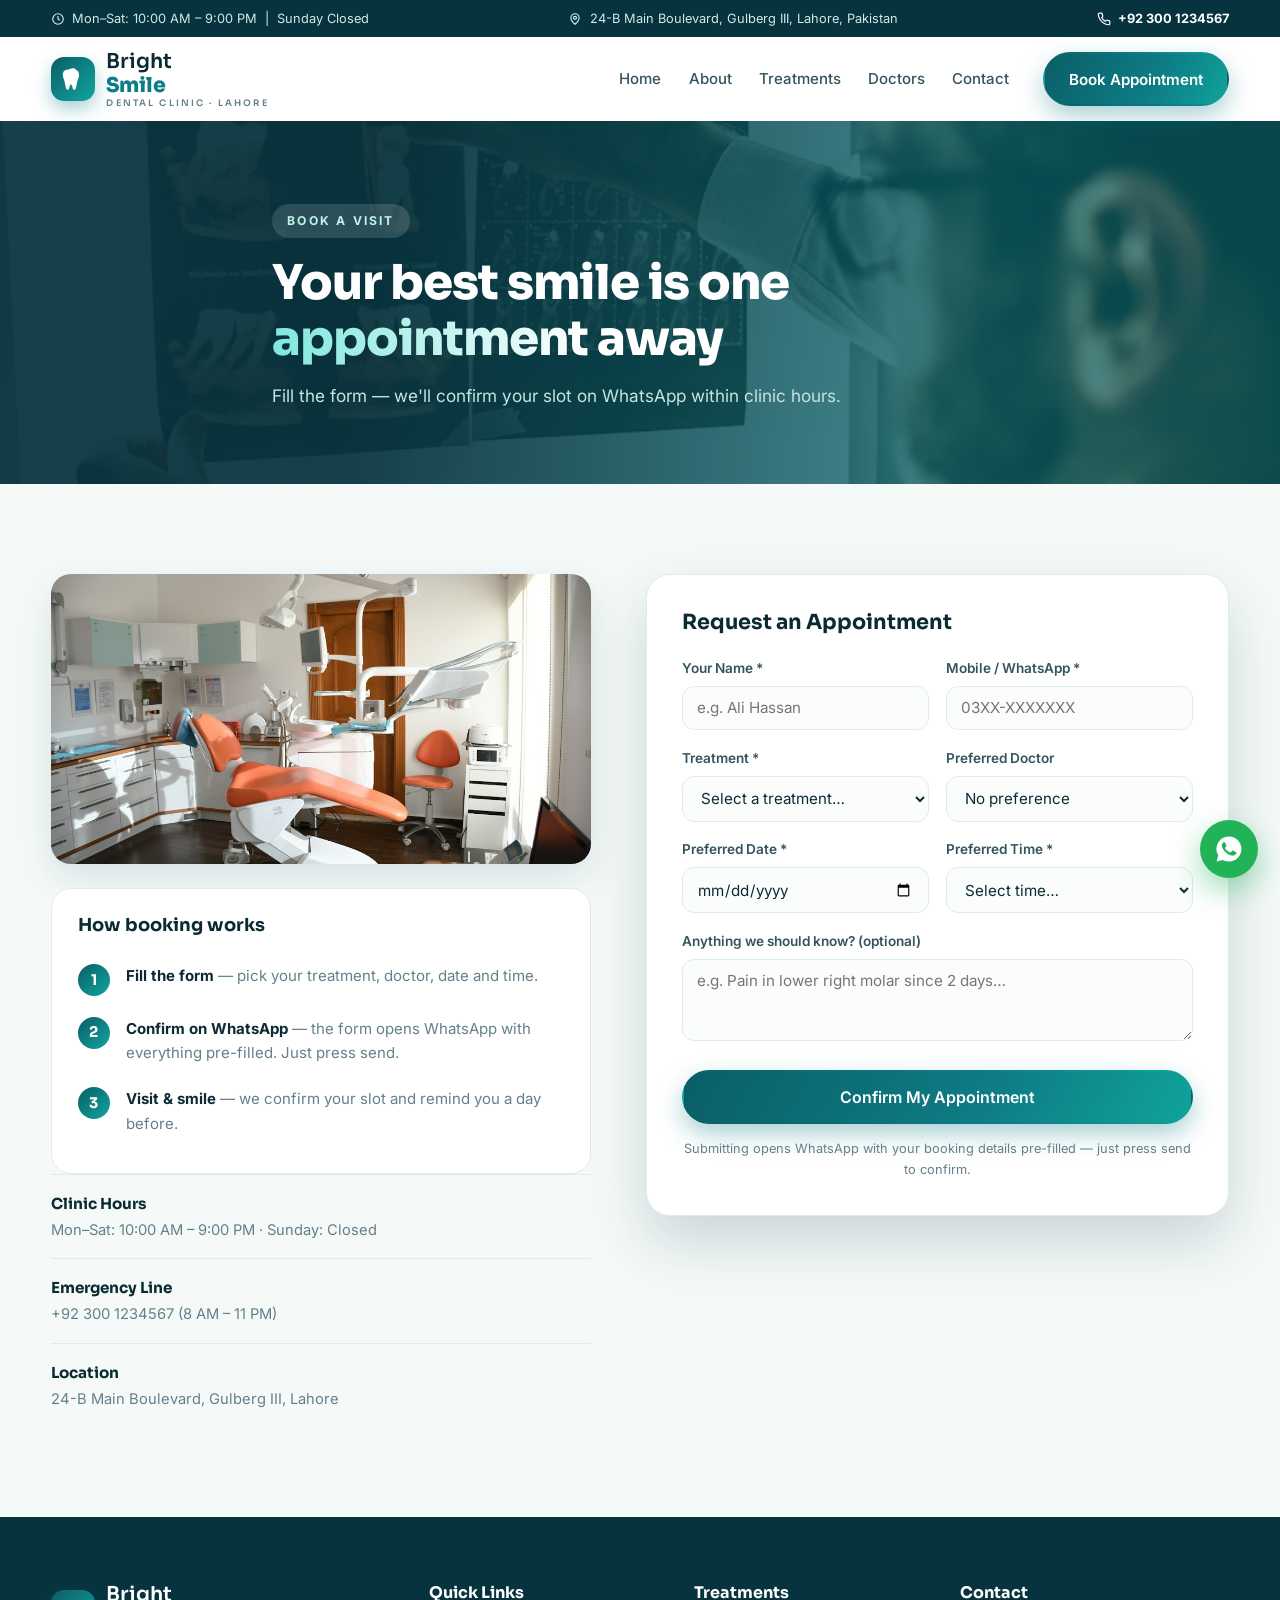
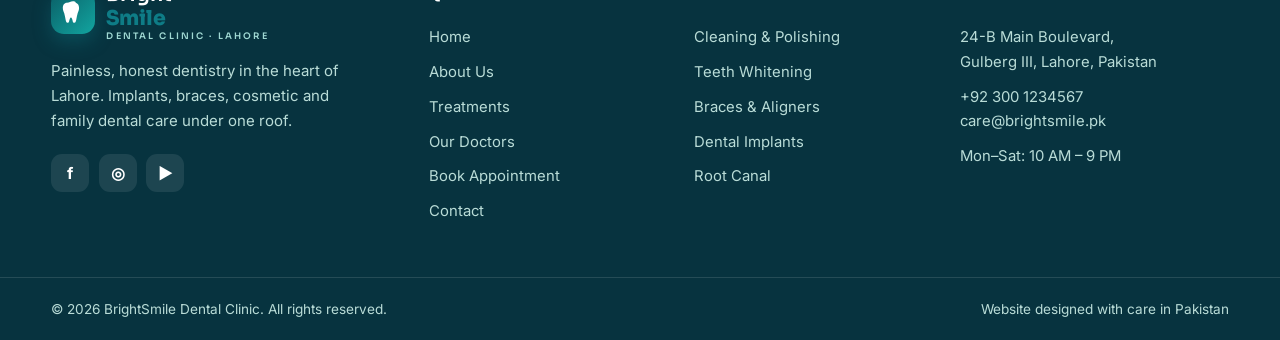
<file: appointment.html>
<!DOCTYPE html>
<html lang="en">
<head>
<meta charset="UTF-8">
<meta name="viewport" content="width=device-width, initial-scale=1.0">
<title>Book an Appointment — BrightSmile Dental Clinic, Lahore</title>
<meta name="description" content="Book a dental appointment online in Lahore. Pick your treatment, doctor, date and time — confirm instantly on WhatsApp. Free check-ups every Saturday.">
<link rel="preconnect" href="https://fonts.googleapis.com">
<link rel="preconnect" href="https://fonts.gstatic.com" crossorigin>
<link href="https://fonts.googleapis.com/css2?family=Sora:wght@500;600;700;800&family=Inter:wght@400;500;600;700&display=swap" rel="stylesheet">
<link rel="stylesheet" href="css/style.css">
<link rel="icon" href="data:image/svg+xml,<svg xmlns='http://www.w3.org/2000/svg' viewBox='0 0 24 24'><path fill='%230E7C86' d='M12 2C9.6 2 8.7 3.4 6.4 3.4 4 3.4 2.6 5.6 2.6 8.3c0 1.9.7 3 1.3 4.9.5 1.7.9 3.7 1.2 5.4.2 1.2.6 3.4 1.9 3.4 1.6 0 1.4-2.3 2.1-3.8.3-.7.7-1.2 1-1.2s.7.5 1 1.2c.7 1.5.5 3.8 2.1 3.8 1.3 0 1.7-2.2 1.9-3.4.3-1.7.7-3.7 1.2-5.4.6-1.9 1.3-3 1.3-4.9 0-2.7-1.4-4.9-3.8-4.9C15.3 3.4 14.4 2 12 2z'/></svg>">
</head>
<body>
<div class="topbar">
  <div class="container topbar-in">
    <span class="tb-item"><svg viewBox="0 0 24 24" fill="none" stroke="currentColor" stroke-width="2"><circle cx="12" cy="12" r="9"/><path d="M12 7v5l3 2"/></svg>Mon–Sat: 10:00 AM – 9:00 PM &nbsp;|&nbsp; Sunday Closed</span>
    <span class="tb-item"><svg viewBox="0 0 24 24" fill="none" stroke="currentColor" stroke-width="2"><path d="M12 21s-7-5.5-7-11a7 7 0 1 1 14 0c0 5.5-7 11-7 11z"/><circle cx="12" cy="10" r="2.6"/></svg>24-B Main Boulevard, Gulberg III, Lahore, Pakistan</span>
    <a class="tb-item tb-phone" href="tel:+923001234567"><svg viewBox="0 0 24 24" fill="none" stroke="currentColor" stroke-width="2"><path d="M22 16.9v3a2 2 0 0 1-2.2 2 19.8 19.8 0 0 1-8.6-3.1 19.5 19.5 0 0 1-6-6A19.8 19.8 0 0 1 2.1 4.2 2 2 0 0 1 4.1 2h3a2 2 0 0 1 2 1.7c.13.96.36 1.9.7 2.8a2 2 0 0 1-.45 2.1L8.1 9.9a16 16 0 0 0 6 6l1.3-1.25a2 2 0 0 1 2.1-.45c.9.34 1.84.57 2.8.7A2 2 0 0 1 22 16.9z"/></svg>+92 300 1234567</a>
  </div>
</div>
<header class="header" id="header">
  <div class="container nav-in">
    <a href="index.html" class="logo" aria-label="BrightSmile Dental Clinic">
      <span class="logo-mark"><svg viewBox="0 0 24 24"><path fill="#fff" d="M12 2C9.6 2 8.7 3.4 6.4 3.4 4 3.4 2.6 5.6 2.6 8.3c0 1.9.7 3 1.3 4.9.5 1.7.9 3.7 1.2 5.4.2 1.2.6 3.4 1.9 3.4 1.6 0 1.4-2.3 2.1-3.8.3-.7.7-1.2 1-1.2s.7.5 1 1.2c.7 1.5.5 3.8 2.1 3.8 1.3 0 1.7-2.2 1.9-3.4.3-1.7.7-3.7 1.2-5.4.6-1.9 1.3-3 1.3-4.9 0-2.7-1.4-4.9-3.8-4.9C15.3 3.4 14.4 2 12 2z"/></svg></span>
      <span class="logo-text">Bright<strong>Smile</strong><small>DENTAL CLINIC · LAHORE</small></span>
    </a>
    <nav class="nav" id="nav">
      <a href="index.html" class="nav-link">Home</a>
      <a href="about.html" class="nav-link">About</a>
      <a href="treatments.html" class="nav-link">Treatments</a>
      <a href="doctors.html" class="nav-link">Doctors</a>
      <a href="contact.html" class="nav-link">Contact</a>
      <a href="appointment.html" class="btn btn-primary nav-cta">Book Appointment</a>
    </nav>
    <button class="hamburger" id="hamburger" aria-label="Open menu" aria-expanded="false"><span></span><span></span><span></span></button>
  </div>
</header>
<section class="page-banner" style="background-image:url('images/consult.jpg')">
  <div class="container banner-in reveal">
    <span class="sec-tag light">Book A Visit</span>
    <h1>Your best smile is one <span class="grad-text-w">appointment</span> away</h1>
    <p>Fill the form — we'll confirm your slot on WhatsApp within clinic hours.</p>
  </div>
</section>

<section class="section appointment-page">
  <div class="container appt-in light">
    <div class="appt-side reveal">
      <img src="images/clinic-room.jpg" alt="BrightSmile treatment room" loading="lazy">
      <div class="steps">
        <h3>How booking works</h3>
        <div class="step"><strong>1</strong><p><b>Fill the form</b> — pick your treatment, doctor, date and time.</p></div>
        <div class="step"><strong>2</strong><p><b>Confirm on WhatsApp</b> — the form opens WhatsApp with everything pre-filled. Just press send.</p></div>
        <div class="step"><strong>3</strong><p><b>Visit &amp; smile</b> — we confirm your slot and remind you a day before.</p></div>
      </div>
      <ul class="appt-meta dark">
        <li><strong>Clinic Hours</strong><span>Mon–Sat: 10:00 AM – 9:00 PM · Sunday: Closed</span></li>
        <li><strong>Emergency Line</strong><span>+92 300 1234567 (8 AM – 11 PM)</span></li>
        <li><strong>Location</strong><span>24-B Main Boulevard, Gulberg III, Lahore</span></li>
      </ul>
    </div>
    <form class="appt-form bordered reveal" id="bookingForm" novalidate>
      <h3>Request an Appointment</h3>
      <div class="f-row">
        <div class="f-group"><label for="fName">Your Name *</label><input type="text" id="fName" placeholder="e.g. Ali Hassan" required><small class="err"></small></div>
        <div class="f-group"><label for="fPhone">Mobile / WhatsApp *</label><input type="tel" id="fPhone" placeholder="03XX-XXXXXXX" required><small class="err"></small></div>
      </div>
      <div class="f-row">
        <div class="f-group"><label for="fTreatment">Treatment *</label>
          <select id="fTreatment" required>
            <option value="">Select a treatment…</option>
            <option>General Check-up</option><option>Cleaning &amp; Polishing</option><option>Teeth Whitening</option>
            <option>Braces &amp; Aligners</option><option>Dental Implants</option><option>Root Canal</option>
            <option>Kids Dentistry</option><option>Tooth Pain / Emergency</option><option>Other</option>
          </select><small class="err"></small></div>
        <div class="f-group"><label for="fDoctor">Preferred Doctor</label>
          <select id="fDoctor">
            <option>No preference</option><option>Dr. Ayesha Khan</option><option>Dr. Ahmed Raza</option><option>Dr. Fatima Noor</option>
          </select></div>
      </div>
      <div class="f-row">
        <div class="f-group"><label for="fDate">Preferred Date *</label><input type="date" id="fDate" required><small class="err"></small></div>
        <div class="f-group"><label for="fTime">Preferred Time *</label>
          <select id="fTime" required>
            <option value="">Select time…</option>
            <option>10:30 AM</option><option>11:00 AM</option><option>12:15 PM</option><option>1:00 PM</option>
            <option>4:00 PM</option><option>5:30 PM</option><option>7:00 PM</option><option>8:00 PM</option>
          </select><small class="err"></small></div>
      </div>
      <div class="f-group"><label for="fMsg">Anything we should know? (optional)</label><textarea id="fMsg" rows="3" placeholder="e.g. Pain in lower right molar since 2 days…"></textarea></div>
      <button type="submit" class="btn btn-primary btn-lg f-submit">Confirm My Appointment</button>
      <p class="f-note">Submitting opens WhatsApp with your booking details pre-filled — just press send to confirm.</p>
      <div class="form-success" id="formSuccess" hidden>
        <strong>✓ Request ready!</strong>
        <p>WhatsApp should have opened with your booking. If it didn't, <a id="waFallback" href="#" target="_blank" rel="noopener">tap here to send it manually</a>. We'll confirm your slot shortly.</p>
      </div>
    </form>
  </div>
</section>
<footer class="footer" id="contact">
  <div class="container foot-grid">
    <div class="foot-brand">
      <a href="index.html" class="logo light">
        <span class="logo-mark"><svg viewBox="0 0 24 24"><path fill="#fff" d="M12 2C9.6 2 8.7 3.4 6.4 3.4 4 3.4 2.6 5.6 2.6 8.3c0 1.9.7 3 1.3 4.9.5 1.7.9 3.7 1.2 5.4.2 1.2.6 3.4 1.9 3.4 1.6 0 1.4-2.3 2.1-3.8.3-.7.7-1.2 1-1.2s.7.5 1 1.2c.7 1.5.5 3.8 2.1 3.8 1.3 0 1.7-2.2 1.9-3.4.3-1.7.7-3.7 1.2-5.4.6-1.9 1.3-3 1.3-4.9 0-2.7-1.4-4.9-3.8-4.9C15.3 3.4 14.4 2 12 2z"/></svg></span>
        <span class="logo-text">Bright<strong>Smile</strong><small>DENTAL CLINIC · LAHORE</small></span>
      </a>
      <p>Painless, honest dentistry in the heart of Lahore. Implants, braces, cosmetic and family dental care under one roof.</p>
      <div class="foot-social"><a href="#" aria-label="Facebook">f</a><a href="#" aria-label="Instagram">◎</a><a href="#" aria-label="YouTube">▶</a></div>
    </div>
    <div class="foot-col">
      <h4>Quick Links</h4>
      <a href="index.html">Home</a><a href="about.html">About Us</a><a href="treatments.html">Treatments</a><a href="doctors.html">Our Doctors</a><a href="appointment.html">Book Appointment</a><a href="contact.html">Contact</a>
    </div>
    <div class="foot-col">
      <h4>Treatments</h4>
      <a href="treatments.html">Cleaning &amp; Polishing</a><a href="treatments.html">Teeth Whitening</a><a href="treatments.html">Braces &amp; Aligners</a><a href="treatments.html">Dental Implants</a><a href="treatments.html">Root Canal</a>
    </div>
    <div class="foot-col">
      <h4>Contact</h4>
      <p>24-B Main Boulevard,<br>Gulberg III, Lahore, Pakistan</p>
      <p>+92 300 1234567<br>care@brightsmile.pk</p>
      <p>Mon–Sat: 10 AM – 9 PM</p>
    </div>
  </div>
  <div class="foot-bottom">
    <div class="container foot-bottom-in">
      <span>© <span id="year"></span> BrightSmile Dental Clinic. All rights reserved.</span>
      <span>Website designed with care in Pakistan</span>
    </div>
  </div>
</footer>
<a class="wa-float" href="https://wa.me/923001234567?text=Assalam-o-Alaikum!%20I%20have%20a%20question%20about%20a%20treatment." target="_blank" rel="noopener" aria-label="Chat on WhatsApp">
  <svg viewBox="0 0 24 24" fill="currentColor"><path d="M12 2a10 10 0 0 0-8.6 15.1L2 22l5-1.3A10 10 0 1 0 12 2zm5.4 13.9c-.2.6-1.3 1.3-1.8 1.3-.5.1-1 .2-3.4-.7-2.9-1.2-4.7-4.1-4.9-4.3-.1-.2-1.1-1.5-1.1-2.9s.7-2 1-2.3c.2-.3.5-.3.7-.3h.5c.2 0 .4 0 .6.4l.9 2.1c.1.2.1.4 0 .6l-.4.6-.4.5c-.1.1-.3.3-.1.6.1.3.7 1.2 1.6 1.9 1.1.9 2 1.2 2.3 1.3.3.1.5.1.6-.1l1-1.2c.2-.3.4-.2.7-.1l2.1 1c.3.2.5.3.6.5 0 .1 0 .7-.2 1z"/></svg>
</a>
<button class="to-top" id="toTop" aria-label="Back to top">↑</button>
<script src="js/script.js"></script>
</body>
</html>
</file>
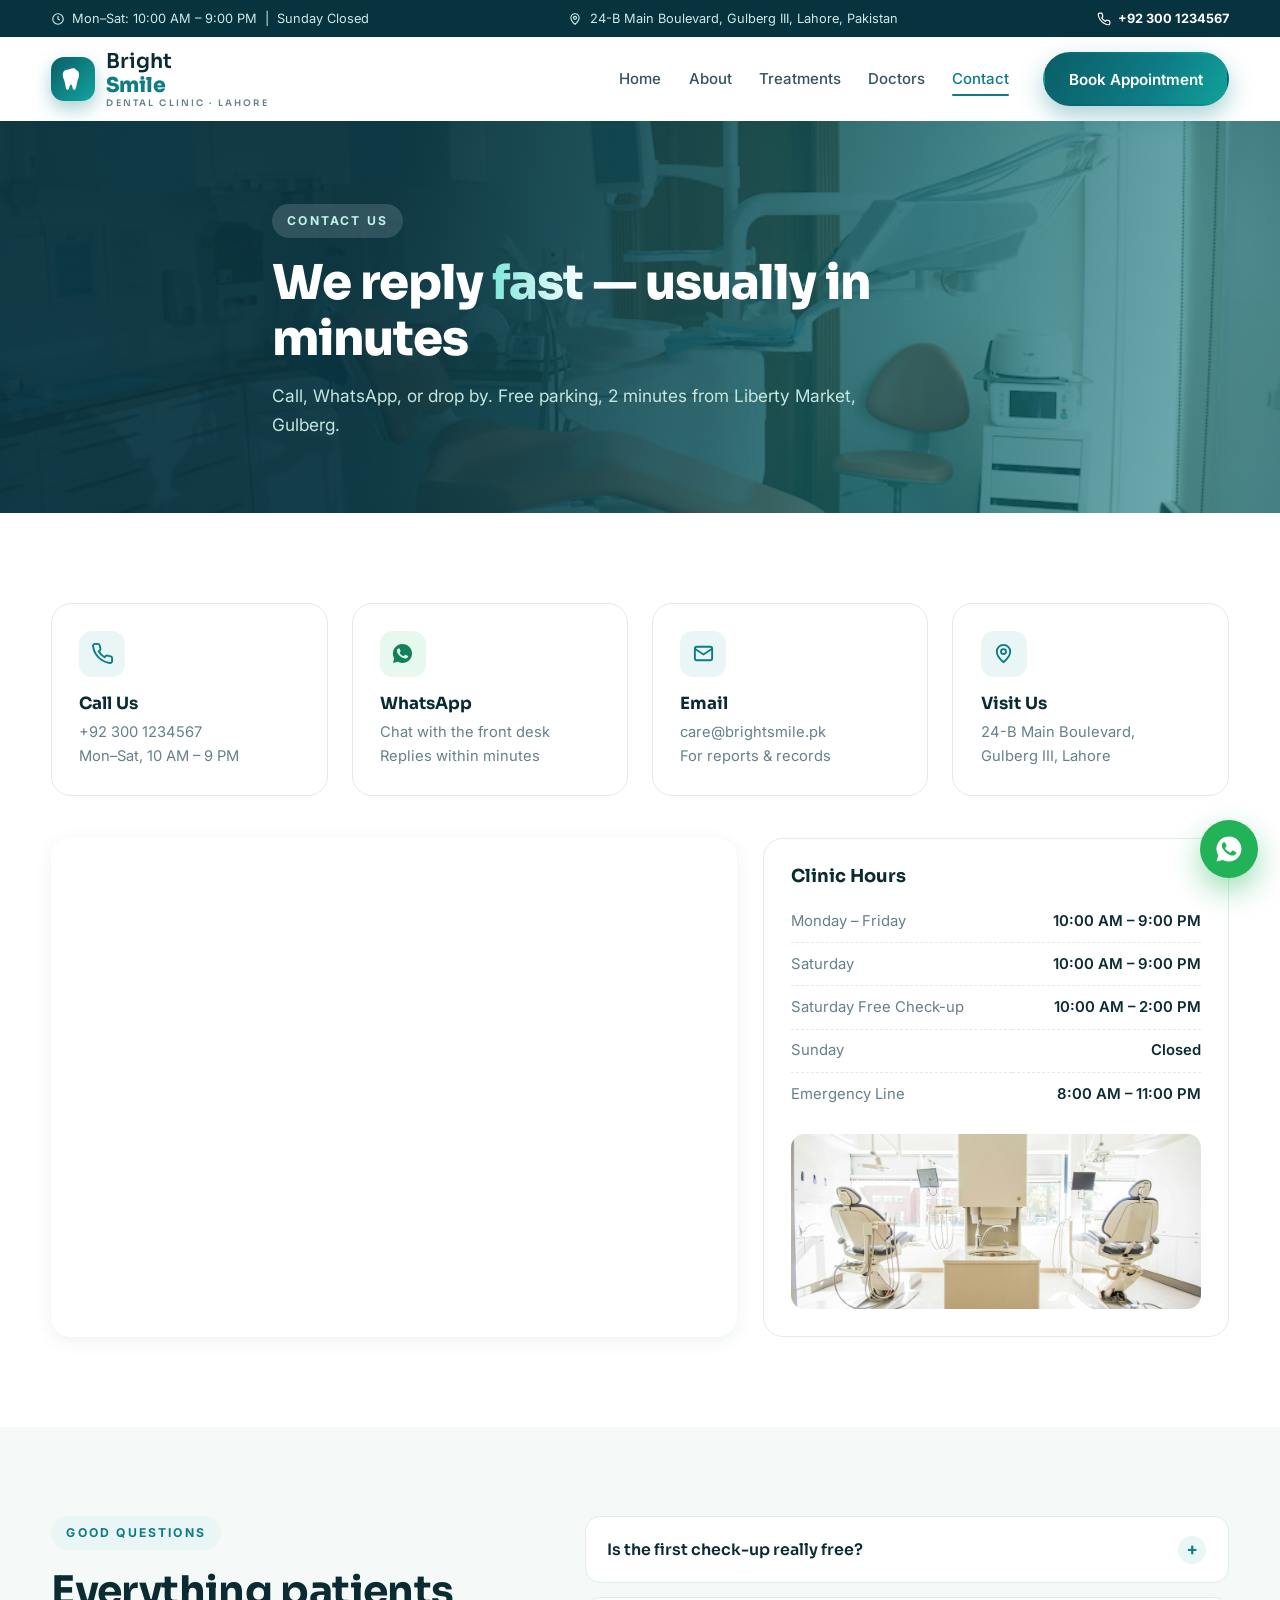
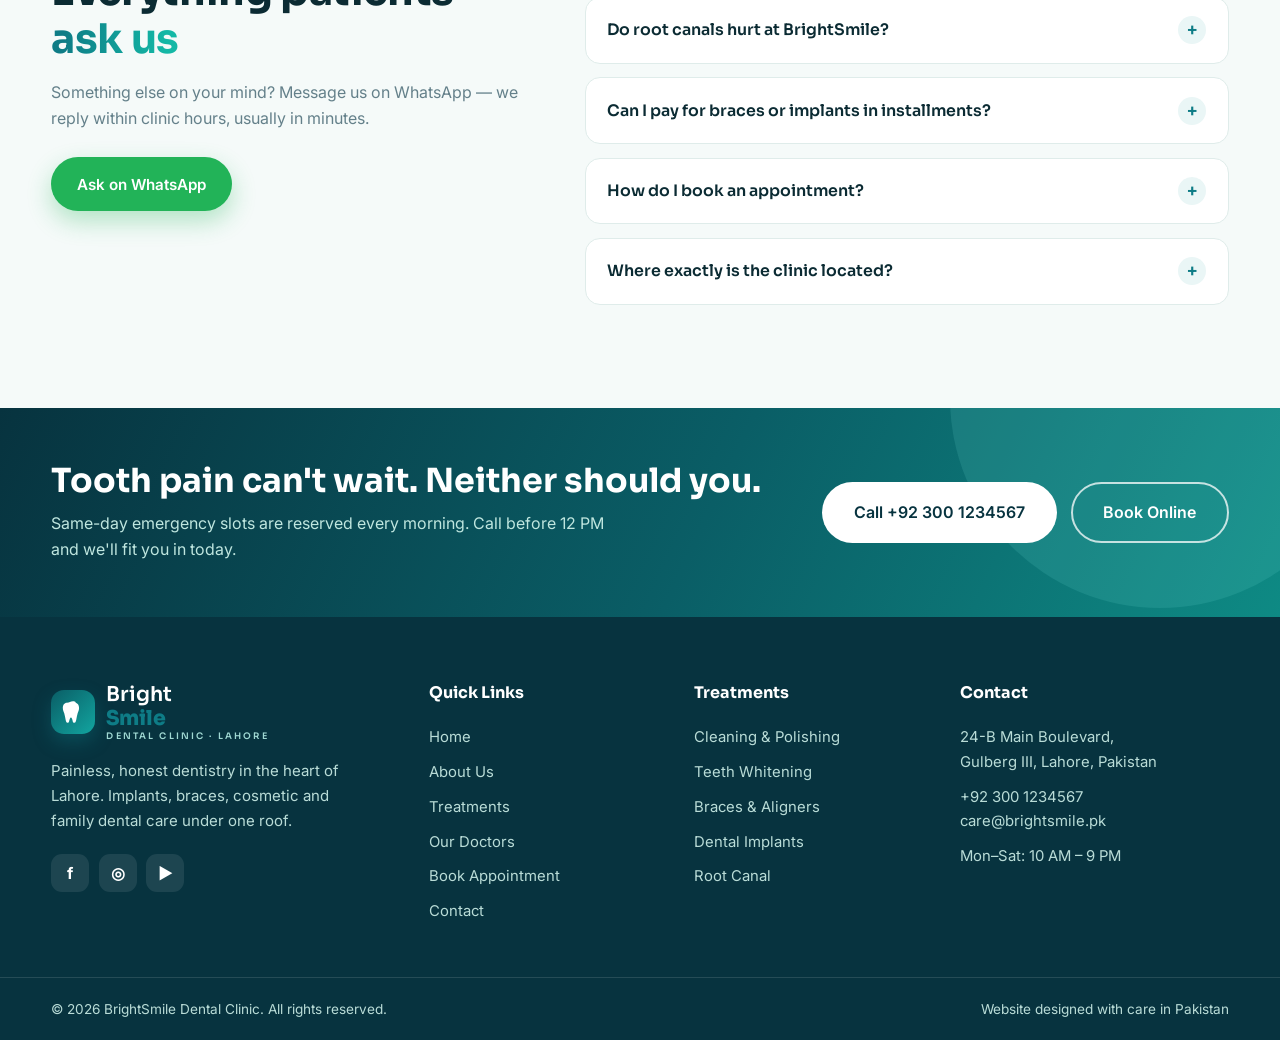
<file: contact.html>
<!DOCTYPE html>
<html lang="en">
<head>
<meta charset="UTF-8">
<meta name="viewport" content="width=device-width, initial-scale=1.0">
<title>Contact Us — BrightSmile Dental Clinic, Lahore</title>
<meta name="description" content="Contact BrightSmile Dental Clinic, Gulberg III Lahore: call or WhatsApp +92 300 1234567, clinic hours, location map and FAQs.">
<link rel="preconnect" href="https://fonts.googleapis.com">
<link rel="preconnect" href="https://fonts.gstatic.com" crossorigin>
<link href="https://fonts.googleapis.com/css2?family=Sora:wght@500;600;700;800&family=Inter:wght@400;500;600;700&display=swap" rel="stylesheet">
<link rel="stylesheet" href="css/style.css">
<link rel="icon" href="data:image/svg+xml,<svg xmlns='http://www.w3.org/2000/svg' viewBox='0 0 24 24'><path fill='%230E7C86' d='M12 2C9.6 2 8.7 3.4 6.4 3.4 4 3.4 2.6 5.6 2.6 8.3c0 1.9.7 3 1.3 4.9.5 1.7.9 3.7 1.2 5.4.2 1.2.6 3.4 1.9 3.4 1.6 0 1.4-2.3 2.1-3.8.3-.7.7-1.2 1-1.2s.7.5 1 1.2c.7 1.5.5 3.8 2.1 3.8 1.3 0 1.7-2.2 1.9-3.4.3-1.7.7-3.7 1.2-5.4.6-1.9 1.3-3 1.3-4.9 0-2.7-1.4-4.9-3.8-4.9C15.3 3.4 14.4 2 12 2z'/></svg>">
</head>
<body>
<div class="topbar">
  <div class="container topbar-in">
    <span class="tb-item"><svg viewBox="0 0 24 24" fill="none" stroke="currentColor" stroke-width="2"><circle cx="12" cy="12" r="9"/><path d="M12 7v5l3 2"/></svg>Mon–Sat: 10:00 AM – 9:00 PM &nbsp;|&nbsp; Sunday Closed</span>
    <span class="tb-item"><svg viewBox="0 0 24 24" fill="none" stroke="currentColor" stroke-width="2"><path d="M12 21s-7-5.5-7-11a7 7 0 1 1 14 0c0 5.5-7 11-7 11z"/><circle cx="12" cy="10" r="2.6"/></svg>24-B Main Boulevard, Gulberg III, Lahore, Pakistan</span>
    <a class="tb-item tb-phone" href="tel:+923001234567"><svg viewBox="0 0 24 24" fill="none" stroke="currentColor" stroke-width="2"><path d="M22 16.9v3a2 2 0 0 1-2.2 2 19.8 19.8 0 0 1-8.6-3.1 19.5 19.5 0 0 1-6-6A19.8 19.8 0 0 1 2.1 4.2 2 2 0 0 1 4.1 2h3a2 2 0 0 1 2 1.7c.13.96.36 1.9.7 2.8a2 2 0 0 1-.45 2.1L8.1 9.9a16 16 0 0 0 6 6l1.3-1.25a2 2 0 0 1 2.1-.45c.9.34 1.84.57 2.8.7A2 2 0 0 1 22 16.9z"/></svg>+92 300 1234567</a>
  </div>
</div>
<header class="header" id="header">
  <div class="container nav-in">
    <a href="index.html" class="logo" aria-label="BrightSmile Dental Clinic">
      <span class="logo-mark"><svg viewBox="0 0 24 24"><path fill="#fff" d="M12 2C9.6 2 8.7 3.4 6.4 3.4 4 3.4 2.6 5.6 2.6 8.3c0 1.9.7 3 1.3 4.9.5 1.7.9 3.7 1.2 5.4.2 1.2.6 3.4 1.9 3.4 1.6 0 1.4-2.3 2.1-3.8.3-.7.7-1.2 1-1.2s.7.5 1 1.2c.7 1.5.5 3.8 2.1 3.8 1.3 0 1.7-2.2 1.9-3.4.3-1.7.7-3.7 1.2-5.4.6-1.9 1.3-3 1.3-4.9 0-2.7-1.4-4.9-3.8-4.9C15.3 3.4 14.4 2 12 2z"/></svg></span>
      <span class="logo-text">Bright<strong>Smile</strong><small>DENTAL CLINIC · LAHORE</small></span>
    </a>
    <nav class="nav" id="nav">
      <a href="index.html" class="nav-link">Home</a>
      <a href="about.html" class="nav-link">About</a>
      <a href="treatments.html" class="nav-link">Treatments</a>
      <a href="doctors.html" class="nav-link">Doctors</a>
      <a href="contact.html" class="nav-link active">Contact</a>
      <a href="appointment.html" class="btn btn-primary nav-cta">Book Appointment</a>
    </nav>
    <button class="hamburger" id="hamburger" aria-label="Open menu" aria-expanded="false"><span></span><span></span><span></span></button>
  </div>
</header>
<section class="page-banner" style="background-image:url('images/clinic-room.jpg')">
  <div class="container banner-in reveal">
    <span class="sec-tag light">Contact Us</span>
    <h1>We reply <span class="grad-text-w">fast</span> — usually in minutes</h1>
    <p>Call, WhatsApp, or drop by. Free parking, 2 minutes from Liberty Market, Gulberg.</p>
  </div>
</section>

<section class="section">
  <div class="container">
    <div class="contact-grid reveal">
      <a class="contact-card" href="tel:+923001234567"><span class="t-ic"><svg viewBox="0 0 24 24" fill="none" stroke="currentColor" stroke-width="2"><path d="M22 16.9v3a2 2 0 0 1-2.2 2 19.8 19.8 0 0 1-8.6-3.1 19.5 19.5 0 0 1-6-6A19.8 19.8 0 0 1 2.1 4.2 2 2 0 0 1 4.1 2h3a2 2 0 0 1 2 1.7c.13.96.36 1.9.7 2.8a2 2 0 0 1-.45 2.1L8.1 9.9a16 16 0 0 0 6 6l1.3-1.25a2 2 0 0 1 2.1-.45c.9.34 1.84.57 2.8.7A2 2 0 0 1 22 16.9z"/></svg></span><h3>Call Us</h3><p>+92 300 1234567<br>Mon–Sat, 10 AM – 9 PM</p></a>
      <a class="contact-card" href="https://wa.me/923001234567" target="_blank" rel="noopener"><span class="t-ic wa"><svg viewBox="0 0 24 24" fill="currentColor"><path d="M12 2a10 10 0 0 0-8.6 15.1L2 22l5-1.3A10 10 0 1 0 12 2zm5.4 13.9c-.2.6-1.3 1.3-1.8 1.3-.5.1-1 .2-3.4-.7-2.9-1.2-4.7-4.1-4.9-4.3-.1-.2-1.1-1.5-1.1-2.9s.7-2 1-2.3c.2-.3.5-.3.7-.3h.5c.2 0 .4 0 .6.4l.9 2.1c.1.2.1.4 0 .6l-.4.6-.4.5c-.1.1-.3.3-.1.6.1.3.7 1.2 1.6 1.9 1.1.9 2 1.2 2.3 1.3.3.1.5.1.6-.1l1-1.2c.2-.3.4-.2.7-.1l2.1 1c.3.2.5.3.6.5 0 .1 0 .7-.2 1z"/></svg></span><h3>WhatsApp</h3><p>Chat with the front desk<br>Replies within minutes</p></a>
      <a class="contact-card" href="mailto:care@brightsmile.pk"><span class="t-ic"><svg viewBox="0 0 24 24" fill="none" stroke="currentColor" stroke-width="2"><rect x="3" y="5" width="18" height="14" rx="2"/><path d="M3 7l9 6 9-6"/></svg></span><h3>Email</h3><p>care@brightsmile.pk<br>For reports &amp; records</p></a>
      <div class="contact-card"><span class="t-ic"><svg viewBox="0 0 24 24" fill="none" stroke="currentColor" stroke-width="2"><path d="M12 21s-7-5.5-7-11a7 7 0 1 1 14 0c0 5.5-7 11-7 11z"/><circle cx="12" cy="10" r="2.6"/></svg></span><h3>Visit Us</h3><p>24-B Main Boulevard,<br>Gulberg III, Lahore</p></div>
    </div>

    <div class="map-hours reveal">
      <div class="map-wrap">
        <iframe title="BrightSmile Dental Clinic location — Gulberg III, Lahore" src="https://www.google.com/maps?q=Gulberg%20III%2C%20Lahore%2C%20Pakistan&output=embed" loading="lazy"></iframe>
      </div>
      <div class="hours-card">
        <h3>Clinic Hours</h3>
        <table class="hours">
          <tr><td>Monday – Friday</td><td>10:00 AM – 9:00 PM</td></tr>
          <tr><td>Saturday</td><td>10:00 AM – 9:00 PM</td></tr>
          <tr><td>Saturday Free Check-up</td><td>10:00 AM – 2:00 PM</td></tr>
          <tr><td>Sunday</td><td>Closed</td></tr>
          <tr><td>Emergency Line</td><td>8:00 AM – 11:00 PM</td></tr>
        </table>
        <img src="images/clinic-sunny.jpg" alt="BrightSmile clinic waiting area" loading="lazy">
      </div>
    </div>
  </div>
</section>

<section class="section faq">
  <div class="container faq-in">
    <div class="faq-side reveal">
      <span class="sec-tag">Good Questions</span>
      <h2>Everything patients <span class="grad-text">ask us</span></h2>
      <p>Something else on your mind? Message us on WhatsApp — we reply within clinic hours, usually in minutes.</p>
      <a class="btn btn-wa" href="https://wa.me/923001234567" target="_blank" rel="noopener">Ask on WhatsApp</a>
    </div>
    <div class="faq-list reveal">
      <div class="faq-item"><button class="faq-q">Is the first check-up really free?<span class="faq-ic">+</span></button><div class="faq-a"><p>Yes. Every Saturday 10 AM – 2 PM we offer free check-ups including a full oral examination and a written treatment plan with prices. Weekday consultations are Rs. 1,000, adjusted in your treatment if you proceed.</p></div></div>
<div class="faq-item"><button class="faq-q">Do root canals hurt at BrightSmile?<span class="faq-ic">+</span></button><div class="faq-a"><p>Our RCTs are done with rotary technology under a dental microscope, with profound local anesthesia. Most patients return to work the same day and rate the discomfort at 1–2 out of 10.</p></div></div>
<div class="faq-item"><button class="faq-q">Can I pay for braces or implants in installments?<span class="faq-ic">+</span></button><div class="faq-a"><p>Yes. Braces are billed monthly as treatment progresses, and implants can be split into 3 stages (placement, healing check, crown). No interest, no hidden charges — the plan is signed before we start.</p></div></div>
<div class="faq-item"><button class="faq-q">How do I book an appointment?<span class="faq-ic">+</span></button><div class="faq-a"><p>Use the booking form on the Appointment page, tap the WhatsApp button anywhere on this site, or call +92 300 1234567. You'll get a confirmation message with your slot time and doctor's name.</p></div></div>
<div class="faq-item"><button class="faq-q">Where exactly is the clinic located?<span class="faq-ic">+</span></button><div class="faq-a"><p>24-B Main Boulevard, Gulberg III, Lahore — free parking available, 2 minutes from Liberty Market. Home visits for follow-up checks are available for elderly patients in Gulberg and DHA.</p></div></div>
    </div>
  </div>
</section>
<section class="cta-band">
  <div class="container cta-in reveal">
    <div>
      <h2>Tooth pain can't wait. Neither should you.</h2>
      <p>Same-day emergency slots are reserved every morning. Call before 12 PM and we'll fit you in today.</p>
    </div>
    <div class="cta-actions">
      <a href="tel:+923001234567" class="btn btn-white btn-lg">Call +92 300 1234567</a>
      <a href="appointment.html" class="btn btn-outline-w btn-lg">Book Online</a>
    </div>
  </div>
</section>
<footer class="footer" id="contact">
  <div class="container foot-grid">
    <div class="foot-brand">
      <a href="index.html" class="logo light">
        <span class="logo-mark"><svg viewBox="0 0 24 24"><path fill="#fff" d="M12 2C9.6 2 8.7 3.4 6.4 3.4 4 3.4 2.6 5.6 2.6 8.3c0 1.9.7 3 1.3 4.9.5 1.7.9 3.7 1.2 5.4.2 1.2.6 3.4 1.9 3.4 1.6 0 1.4-2.3 2.1-3.8.3-.7.7-1.2 1-1.2s.7.5 1 1.2c.7 1.5.5 3.8 2.1 3.8 1.3 0 1.7-2.2 1.9-3.4.3-1.7.7-3.7 1.2-5.4.6-1.9 1.3-3 1.3-4.9 0-2.7-1.4-4.9-3.8-4.9C15.3 3.4 14.4 2 12 2z"/></svg></span>
        <span class="logo-text">Bright<strong>Smile</strong><small>DENTAL CLINIC · LAHORE</small></span>
      </a>
      <p>Painless, honest dentistry in the heart of Lahore. Implants, braces, cosmetic and family dental care under one roof.</p>
      <div class="foot-social"><a href="#" aria-label="Facebook">f</a><a href="#" aria-label="Instagram">◎</a><a href="#" aria-label="YouTube">▶</a></div>
    </div>
    <div class="foot-col">
      <h4>Quick Links</h4>
      <a href="index.html">Home</a><a href="about.html">About Us</a><a href="treatments.html">Treatments</a><a href="doctors.html">Our Doctors</a><a href="appointment.html">Book Appointment</a><a href="contact.html">Contact</a>
    </div>
    <div class="foot-col">
      <h4>Treatments</h4>
      <a href="treatments.html">Cleaning &amp; Polishing</a><a href="treatments.html">Teeth Whitening</a><a href="treatments.html">Braces &amp; Aligners</a><a href="treatments.html">Dental Implants</a><a href="treatments.html">Root Canal</a>
    </div>
    <div class="foot-col">
      <h4>Contact</h4>
      <p>24-B Main Boulevard,<br>Gulberg III, Lahore, Pakistan</p>
      <p>+92 300 1234567<br>care@brightsmile.pk</p>
      <p>Mon–Sat: 10 AM – 9 PM</p>
    </div>
  </div>
  <div class="foot-bottom">
    <div class="container foot-bottom-in">
      <span>© <span id="year"></span> BrightSmile Dental Clinic. All rights reserved.</span>
      <span>Website designed with care in Pakistan</span>
    </div>
  </div>
</footer>
<a class="wa-float" href="https://wa.me/923001234567?text=Assalam-o-Alaikum!%20I%20have%20a%20question%20about%20a%20treatment." target="_blank" rel="noopener" aria-label="Chat on WhatsApp">
  <svg viewBox="0 0 24 24" fill="currentColor"><path d="M12 2a10 10 0 0 0-8.6 15.1L2 22l5-1.3A10 10 0 1 0 12 2zm5.4 13.9c-.2.6-1.3 1.3-1.8 1.3-.5.1-1 .2-3.4-.7-2.9-1.2-4.7-4.1-4.9-4.3-.1-.2-1.1-1.5-1.1-2.9s.7-2 1-2.3c.2-.3.5-.3.7-.3h.5c.2 0 .4 0 .6.4l.9 2.1c.1.2.1.4 0 .6l-.4.6-.4.5c-.1.1-.3.3-.1.6.1.3.7 1.2 1.6 1.9 1.1.9 2 1.2 2.3 1.3.3.1.5.1.6-.1l1-1.2c.2-.3.4-.2.7-.1l2.1 1c.3.2.5.3.6.5 0 .1 0 .7-.2 1z"/></svg>
</a>
<button class="to-top" id="toTop" aria-label="Back to top">↑</button>
<script src="js/script.js"></script>
</body>
</html>
</file>
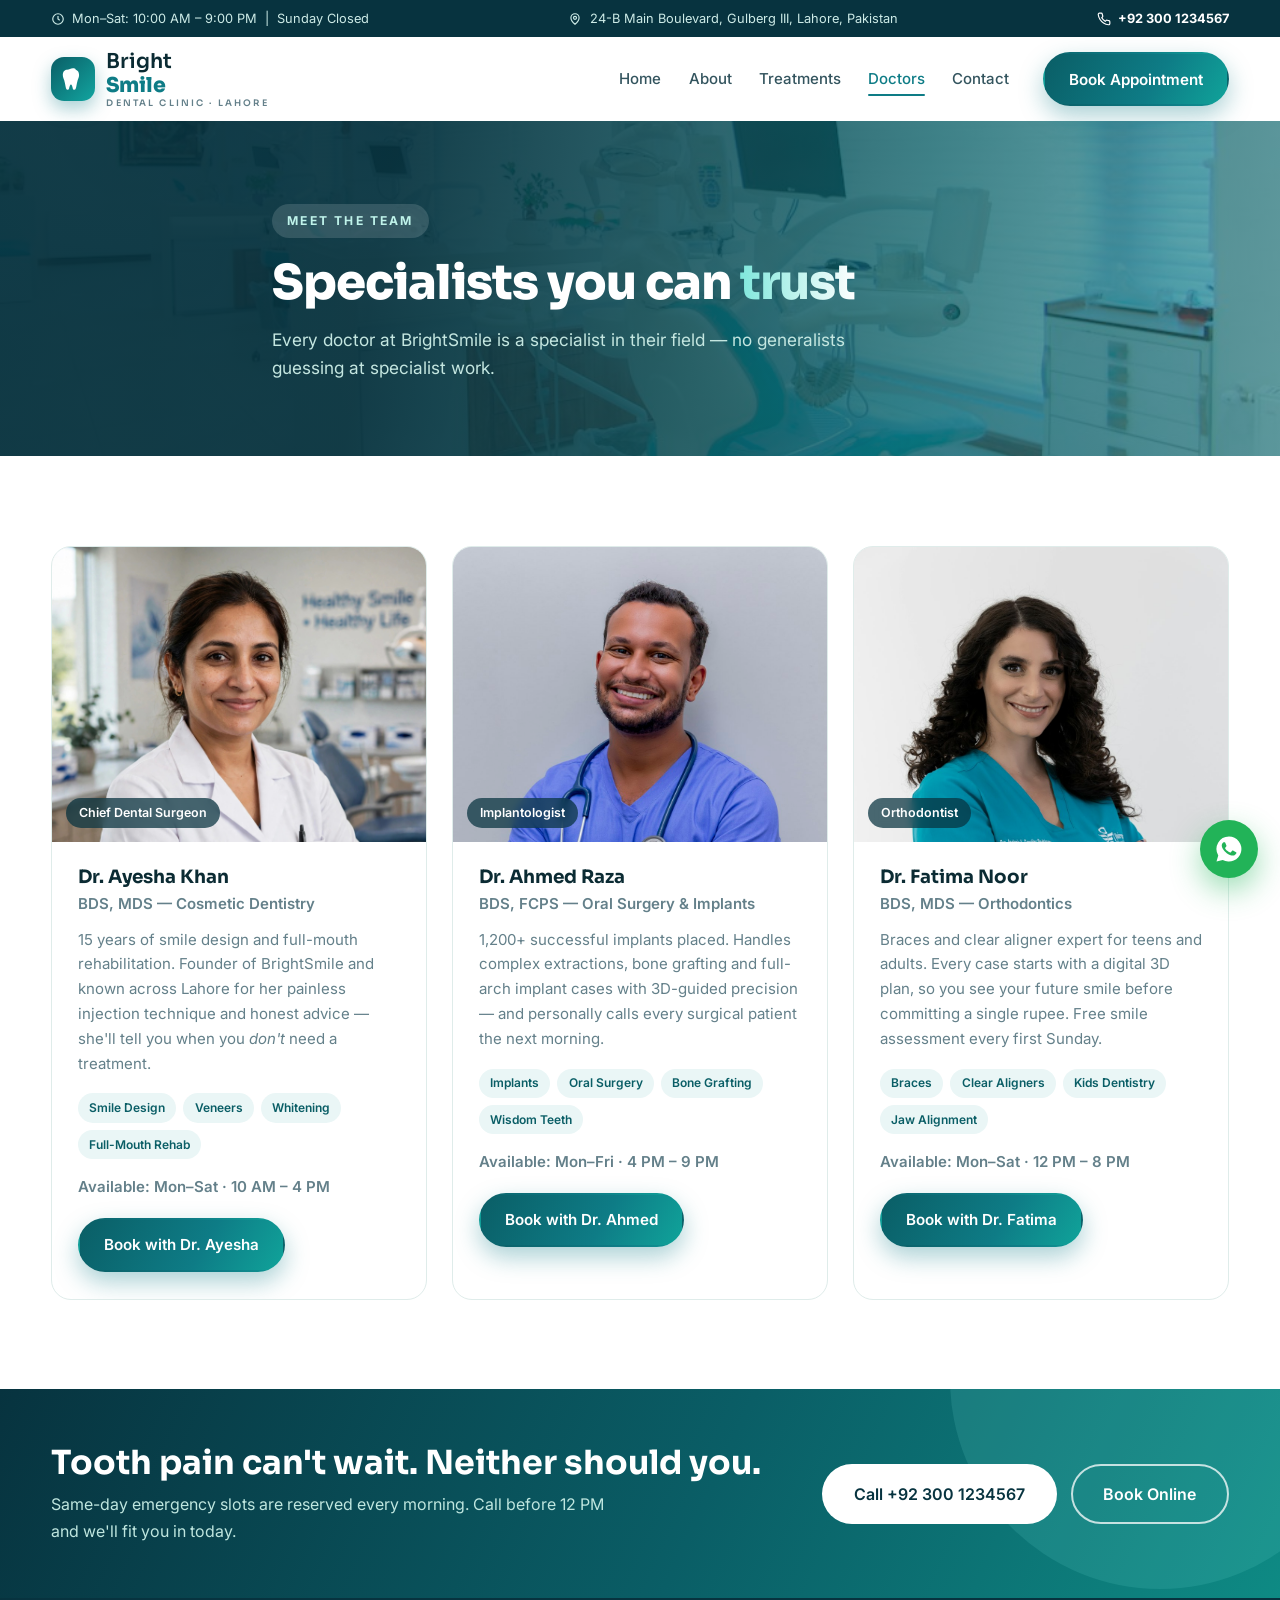
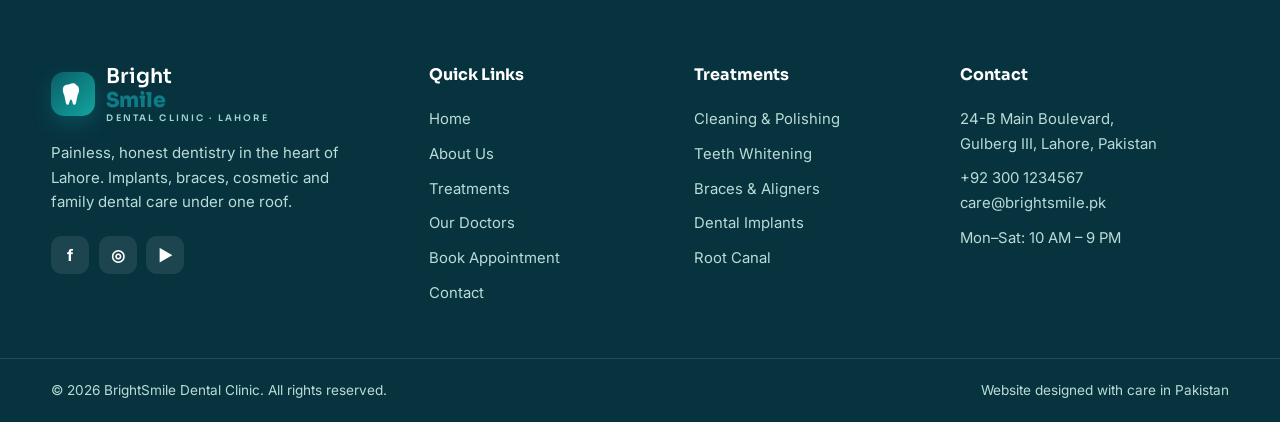
<file: doctors.html>
<!DOCTYPE html>
<html lang="en">
<head>
<meta charset="UTF-8">
<meta name="viewport" content="width=device-width, initial-scale=1.0">
<title>Our Doctors — BrightSmile Dental Clinic, Lahore</title>
<meta name="description" content="Meet BrightSmile's specialists: Dr. Ayesha Khan (cosmetic), Dr. Ahmed Raza (implants & surgery), Dr. Fatima Noor (orthodontics). Book with your preferred doctor.">
<link rel="preconnect" href="https://fonts.googleapis.com">
<link rel="preconnect" href="https://fonts.gstatic.com" crossorigin>
<link href="https://fonts.googleapis.com/css2?family=Sora:wght@500;600;700;800&family=Inter:wght@400;500;600;700&display=swap" rel="stylesheet">
<link rel="stylesheet" href="css/style.css">
<link rel="icon" href="data:image/svg+xml,<svg xmlns='http://www.w3.org/2000/svg' viewBox='0 0 24 24'><path fill='%230E7C86' d='M12 2C9.6 2 8.7 3.4 6.4 3.4 4 3.4 2.6 5.6 2.6 8.3c0 1.9.7 3 1.3 4.9.5 1.7.9 3.7 1.2 5.4.2 1.2.6 3.4 1.9 3.4 1.6 0 1.4-2.3 2.1-3.8.3-.7.7-1.2 1-1.2s.7.5 1 1.2c.7 1.5.5 3.8 2.1 3.8 1.3 0 1.7-2.2 1.9-3.4.3-1.7.7-3.7 1.2-5.4.6-1.9 1.3-3 1.3-4.9 0-2.7-1.4-4.9-3.8-4.9C15.3 3.4 14.4 2 12 2z'/></svg>">
</head>
<body>
<div class="topbar">
  <div class="container topbar-in">
    <span class="tb-item"><svg viewBox="0 0 24 24" fill="none" stroke="currentColor" stroke-width="2"><circle cx="12" cy="12" r="9"/><path d="M12 7v5l3 2"/></svg>Mon–Sat: 10:00 AM – 9:00 PM &nbsp;|&nbsp; Sunday Closed</span>
    <span class="tb-item"><svg viewBox="0 0 24 24" fill="none" stroke="currentColor" stroke-width="2"><path d="M12 21s-7-5.5-7-11a7 7 0 1 1 14 0c0 5.5-7 11-7 11z"/><circle cx="12" cy="10" r="2.6"/></svg>24-B Main Boulevard, Gulberg III, Lahore, Pakistan</span>
    <a class="tb-item tb-phone" href="tel:+923001234567"><svg viewBox="0 0 24 24" fill="none" stroke="currentColor" stroke-width="2"><path d="M22 16.9v3a2 2 0 0 1-2.2 2 19.8 19.8 0 0 1-8.6-3.1 19.5 19.5 0 0 1-6-6A19.8 19.8 0 0 1 2.1 4.2 2 2 0 0 1 4.1 2h3a2 2 0 0 1 2 1.7c.13.96.36 1.9.7 2.8a2 2 0 0 1-.45 2.1L8.1 9.9a16 16 0 0 0 6 6l1.3-1.25a2 2 0 0 1 2.1-.45c.9.34 1.84.57 2.8.7A2 2 0 0 1 22 16.9z"/></svg>+92 300 1234567</a>
  </div>
</div>
<header class="header" id="header">
  <div class="container nav-in">
    <a href="index.html" class="logo" aria-label="BrightSmile Dental Clinic">
      <span class="logo-mark"><svg viewBox="0 0 24 24"><path fill="#fff" d="M12 2C9.6 2 8.7 3.4 6.4 3.4 4 3.4 2.6 5.6 2.6 8.3c0 1.9.7 3 1.3 4.9.5 1.7.9 3.7 1.2 5.4.2 1.2.6 3.4 1.9 3.4 1.6 0 1.4-2.3 2.1-3.8.3-.7.7-1.2 1-1.2s.7.5 1 1.2c.7 1.5.5 3.8 2.1 3.8 1.3 0 1.7-2.2 1.9-3.4.3-1.7.7-3.7 1.2-5.4.6-1.9 1.3-3 1.3-4.9 0-2.7-1.4-4.9-3.8-4.9C15.3 3.4 14.4 2 12 2z"/></svg></span>
      <span class="logo-text">Bright<strong>Smile</strong><small>DENTAL CLINIC · LAHORE</small></span>
    </a>
    <nav class="nav" id="nav">
      <a href="index.html" class="nav-link">Home</a>
      <a href="about.html" class="nav-link">About</a>
      <a href="treatments.html" class="nav-link">Treatments</a>
      <a href="doctors.html" class="nav-link active">Doctors</a>
      <a href="contact.html" class="nav-link">Contact</a>
      <a href="appointment.html" class="btn btn-primary nav-cta">Book Appointment</a>
    </nav>
    <button class="hamburger" id="hamburger" aria-label="Open menu" aria-expanded="false"><span></span><span></span><span></span></button>
  </div>
</header>
<section class="page-banner" style="background-image:url('images/clinic-wide.jpg')">
  <div class="container banner-in reveal">
    <span class="sec-tag light">Meet The Team</span>
    <h1>Specialists you can <span class="grad-text-w">trust</span></h1>
    <p>Every doctor at BrightSmile is a specialist in their field — no generalists guessing at specialist work.</p>
  </div>
</section>

<section class="section">
  <div class="container">
    <div class="doc-grid large">
      <article class="doc-card reveal">
        <div class="doc-photo"><img src="images/doctor-ayesha.jpg" alt="Dr. Ayesha Khan — Chief Dental Surgeon at BrightSmile" loading="lazy"><em>Chief Dental Surgeon</em></div>
        <div class="doc-body">
          <h3>Dr. Ayesha Khan</h3>
          <p class="doc-role">BDS, MDS — Cosmetic Dentistry</p>
          <p>15 years of smile design and full-mouth rehabilitation. Founder of BrightSmile and known across Lahore for her painless injection technique and honest advice — she'll tell you when you <em>don't</em> need a treatment.</p>
          <div class="doc-tags"><span>Smile Design</span><span>Veneers</span><span>Whitening</span><span>Full-Mouth Rehab</span></div>
          <p class="doc-time">Available: Mon–Sat · 10 AM – 4 PM</p>
          <a class="btn btn-primary doc-book" href="appointment.html?d=Dr.%20Ayesha%20Khan">Book with Dr. Ayesha</a>
        </div>
      </article>
      <article class="doc-card reveal">
        <div class="doc-photo"><img src="images/doctor-ahmed.jpg" alt="Dr. Ahmed Raza — Implantologist at BrightSmile" loading="lazy"><em>Implantologist</em></div>
        <div class="doc-body">
          <h3>Dr. Ahmed Raza</h3>
          <p class="doc-role">BDS, FCPS — Oral Surgery &amp; Implants</p>
          <p>1,200+ successful implants placed. Handles complex extractions, bone grafting and full-arch implant cases with 3D-guided precision — and personally calls every surgical patient the next morning.</p>
          <div class="doc-tags"><span>Implants</span><span>Oral Surgery</span><span>Bone Grafting</span><span>Wisdom Teeth</span></div>
          <p class="doc-time">Available: Mon–Fri · 4 PM – 9 PM</p>
          <a class="btn btn-primary doc-book" href="appointment.html?d=Dr.%20Ahmed%20Raza">Book with Dr. Ahmed</a>
        </div>
      </article>
      <article class="doc-card reveal">
        <div class="doc-photo"><img src="images/doctor-fatima.jpg" alt="Dr. Fatima Noor — Orthodontist at BrightSmile" loading="lazy"><em>Orthodontist</em></div>
        <div class="doc-body">
          <h3>Dr. Fatima Noor</h3>
          <p class="doc-role">BDS, MDS — Orthodontics</p>
          <p>Braces and clear aligner expert for teens and adults. Every case starts with a digital 3D plan, so you see your future smile before committing a single rupee. Free smile assessment every first Sunday.</p>
          <div class="doc-tags"><span>Braces</span><span>Clear Aligners</span><span>Kids Dentistry</span><span>Jaw Alignment</span></div>
          <p class="doc-time">Available: Mon–Sat · 12 PM – 8 PM</p>
          <a class="btn btn-primary doc-book" href="appointment.html?d=Dr.%20Fatima%20Noor">Book with Dr. Fatima</a>
        </div>
      </article>
    </div>
  </div>
</section>
<section class="cta-band">
  <div class="container cta-in reveal">
    <div>
      <h2>Tooth pain can't wait. Neither should you.</h2>
      <p>Same-day emergency slots are reserved every morning. Call before 12 PM and we'll fit you in today.</p>
    </div>
    <div class="cta-actions">
      <a href="tel:+923001234567" class="btn btn-white btn-lg">Call +92 300 1234567</a>
      <a href="appointment.html" class="btn btn-outline-w btn-lg">Book Online</a>
    </div>
  </div>
</section>
<footer class="footer" id="contact">
  <div class="container foot-grid">
    <div class="foot-brand">
      <a href="index.html" class="logo light">
        <span class="logo-mark"><svg viewBox="0 0 24 24"><path fill="#fff" d="M12 2C9.6 2 8.7 3.4 6.4 3.4 4 3.4 2.6 5.6 2.6 8.3c0 1.9.7 3 1.3 4.9.5 1.7.9 3.7 1.2 5.4.2 1.2.6 3.4 1.9 3.4 1.6 0 1.4-2.3 2.1-3.8.3-.7.7-1.2 1-1.2s.7.5 1 1.2c.7 1.5.5 3.8 2.1 3.8 1.3 0 1.7-2.2 1.9-3.4.3-1.7.7-3.7 1.2-5.4.6-1.9 1.3-3 1.3-4.9 0-2.7-1.4-4.9-3.8-4.9C15.3 3.4 14.4 2 12 2z"/></svg></span>
        <span class="logo-text">Bright<strong>Smile</strong><small>DENTAL CLINIC · LAHORE</small></span>
      </a>
      <p>Painless, honest dentistry in the heart of Lahore. Implants, braces, cosmetic and family dental care under one roof.</p>
      <div class="foot-social"><a href="#" aria-label="Facebook">f</a><a href="#" aria-label="Instagram">◎</a><a href="#" aria-label="YouTube">▶</a></div>
    </div>
    <div class="foot-col">
      <h4>Quick Links</h4>
      <a href="index.html">Home</a><a href="about.html">About Us</a><a href="treatments.html">Treatments</a><a href="doctors.html">Our Doctors</a><a href="appointment.html">Book Appointment</a><a href="contact.html">Contact</a>
    </div>
    <div class="foot-col">
      <h4>Treatments</h4>
      <a href="treatments.html">Cleaning &amp; Polishing</a><a href="treatments.html">Teeth Whitening</a><a href="treatments.html">Braces &amp; Aligners</a><a href="treatments.html">Dental Implants</a><a href="treatments.html">Root Canal</a>
    </div>
    <div class="foot-col">
      <h4>Contact</h4>
      <p>24-B Main Boulevard,<br>Gulberg III, Lahore, Pakistan</p>
      <p>+92 300 1234567<br>care@brightsmile.pk</p>
      <p>Mon–Sat: 10 AM – 9 PM</p>
    </div>
  </div>
  <div class="foot-bottom">
    <div class="container foot-bottom-in">
      <span>© <span id="year"></span> BrightSmile Dental Clinic. All rights reserved.</span>
      <span>Website designed with care in Pakistan</span>
    </div>
  </div>
</footer>
<a class="wa-float" href="https://wa.me/923001234567?text=Assalam-o-Alaikum!%20I%20have%20a%20question%20about%20a%20treatment." target="_blank" rel="noopener" aria-label="Chat on WhatsApp">
  <svg viewBox="0 0 24 24" fill="currentColor"><path d="M12 2a10 10 0 0 0-8.6 15.1L2 22l5-1.3A10 10 0 1 0 12 2zm5.4 13.9c-.2.6-1.3 1.3-1.8 1.3-.5.1-1 .2-3.4-.7-2.9-1.2-4.7-4.1-4.9-4.3-.1-.2-1.1-1.5-1.1-2.9s.7-2 1-2.3c.2-.3.5-.3.7-.3h.5c.2 0 .4 0 .6.4l.9 2.1c.1.2.1.4 0 .6l-.4.6-.4.5c-.1.1-.3.3-.1.6.1.3.7 1.2 1.6 1.9 1.1.9 2 1.2 2.3 1.3.3.1.5.1.6-.1l1-1.2c.2-.3.4-.2.7-.1l2.1 1c.3.2.5.3.6.5 0 .1 0 .7-.2 1z"/></svg>
</a>
<button class="to-top" id="toTop" aria-label="Back to top">↑</button>
<script src="js/script.js"></script>
</body>
</html>
</file>
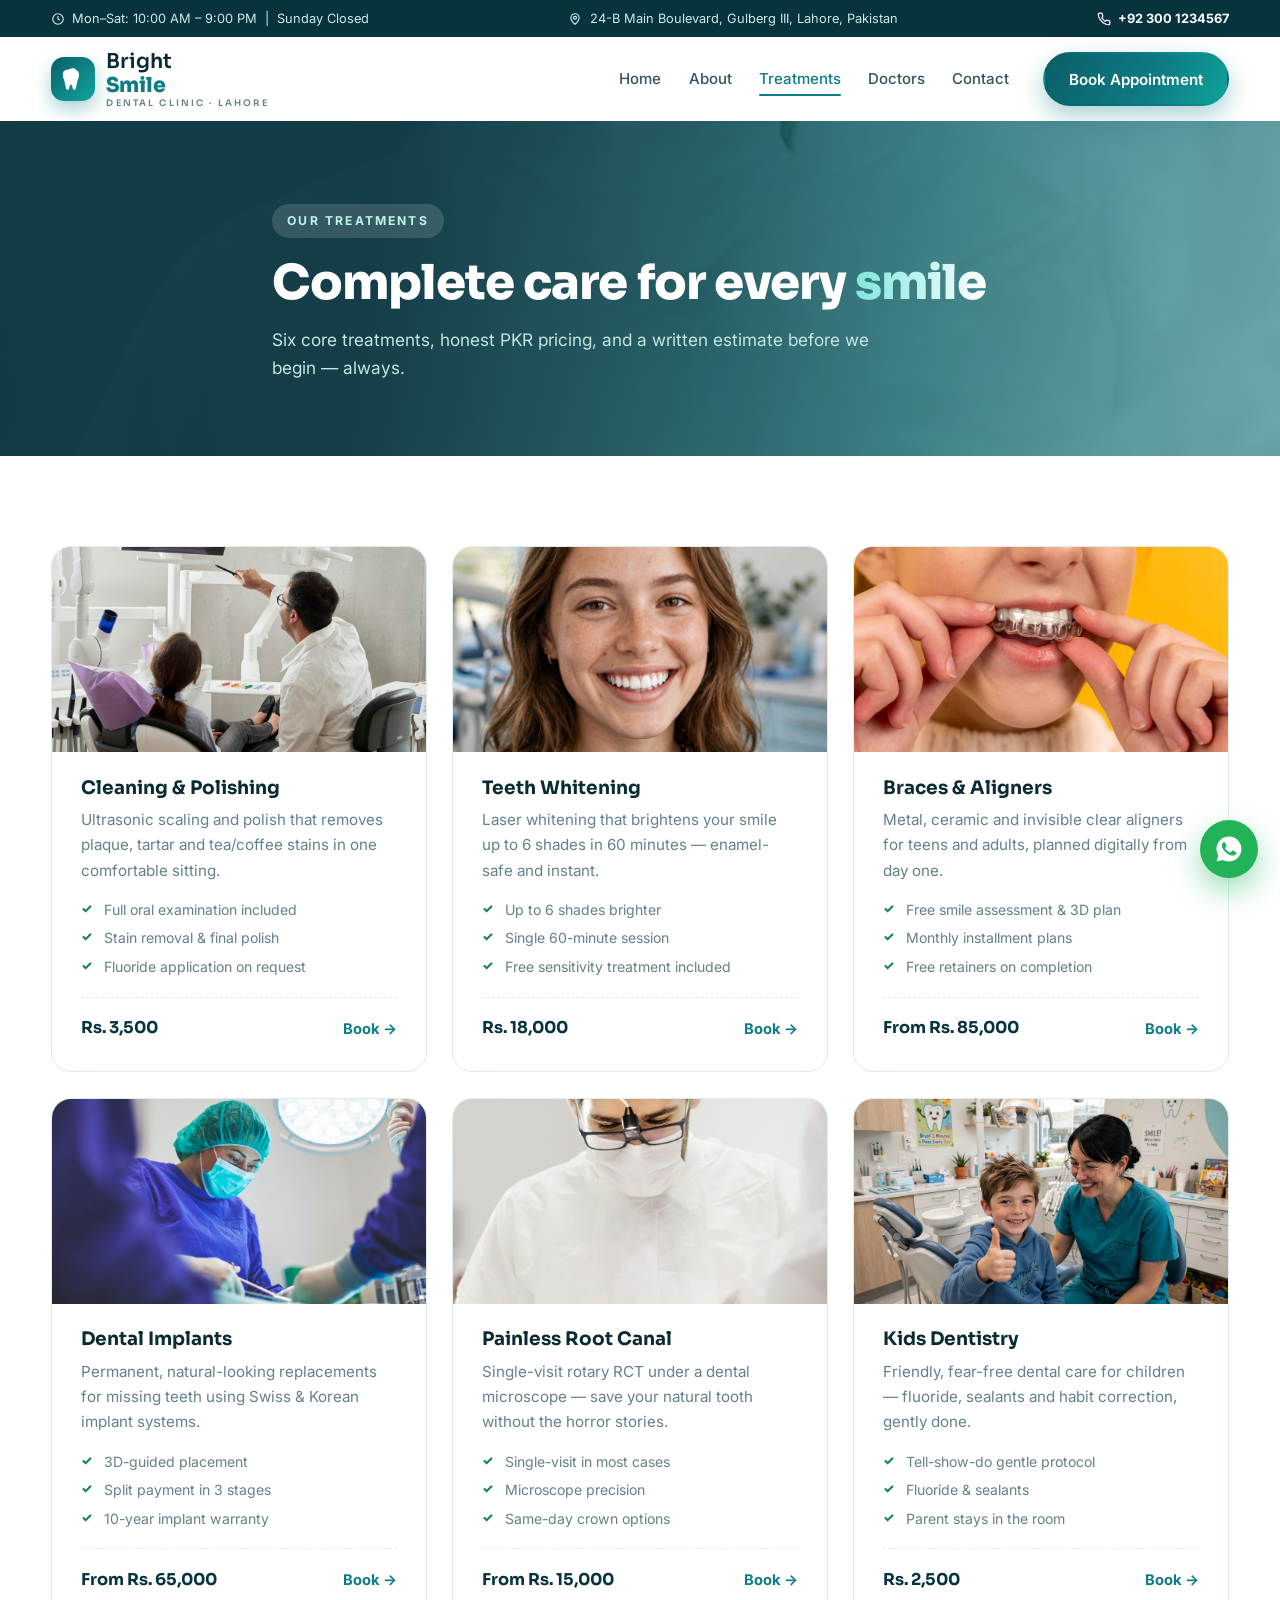
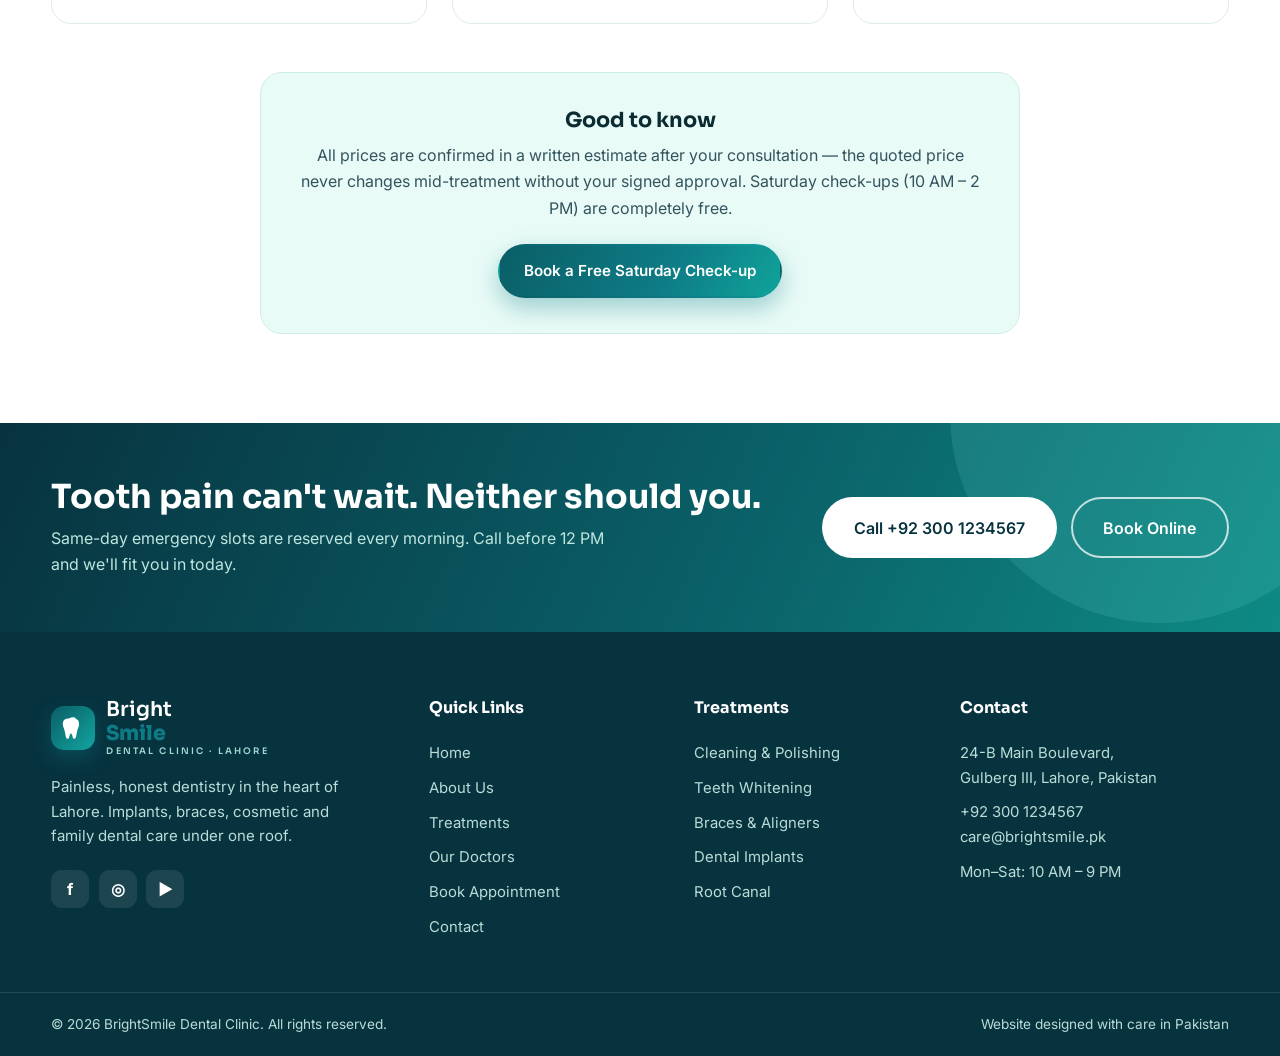
<file: treatments.html>
<!DOCTYPE html>
<html lang="en">
<head>
<meta charset="UTF-8">
<meta name="viewport" content="width=device-width, initial-scale=1.0">
<title>Treatments & Prices — BrightSmile Dental Clinic, Lahore</title>
<meta name="description" content="Dental treatments with transparent PKR prices: cleaning Rs. 3,500, whitening Rs. 18,000, braces, implants, painless root canal and kids dentistry in Lahore.">
<link rel="preconnect" href="https://fonts.googleapis.com">
<link rel="preconnect" href="https://fonts.gstatic.com" crossorigin>
<link href="https://fonts.googleapis.com/css2?family=Sora:wght@500;600;700;800&family=Inter:wght@400;500;600;700&display=swap" rel="stylesheet">
<link rel="stylesheet" href="css/style.css">
<link rel="icon" href="data:image/svg+xml,<svg xmlns='http://www.w3.org/2000/svg' viewBox='0 0 24 24'><path fill='%230E7C86' d='M12 2C9.6 2 8.7 3.4 6.4 3.4 4 3.4 2.6 5.6 2.6 8.3c0 1.9.7 3 1.3 4.9.5 1.7.9 3.7 1.2 5.4.2 1.2.6 3.4 1.9 3.4 1.6 0 1.4-2.3 2.1-3.8.3-.7.7-1.2 1-1.2s.7.5 1 1.2c.7 1.5.5 3.8 2.1 3.8 1.3 0 1.7-2.2 1.9-3.4.3-1.7.7-3.7 1.2-5.4.6-1.9 1.3-3 1.3-4.9 0-2.7-1.4-4.9-3.8-4.9C15.3 3.4 14.4 2 12 2z'/></svg>">
</head>
<body>
<div class="topbar">
  <div class="container topbar-in">
    <span class="tb-item"><svg viewBox="0 0 24 24" fill="none" stroke="currentColor" stroke-width="2"><circle cx="12" cy="12" r="9"/><path d="M12 7v5l3 2"/></svg>Mon–Sat: 10:00 AM – 9:00 PM &nbsp;|&nbsp; Sunday Closed</span>
    <span class="tb-item"><svg viewBox="0 0 24 24" fill="none" stroke="currentColor" stroke-width="2"><path d="M12 21s-7-5.5-7-11a7 7 0 1 1 14 0c0 5.5-7 11-7 11z"/><circle cx="12" cy="10" r="2.6"/></svg>24-B Main Boulevard, Gulberg III, Lahore, Pakistan</span>
    <a class="tb-item tb-phone" href="tel:+923001234567"><svg viewBox="0 0 24 24" fill="none" stroke="currentColor" stroke-width="2"><path d="M22 16.9v3a2 2 0 0 1-2.2 2 19.8 19.8 0 0 1-8.6-3.1 19.5 19.5 0 0 1-6-6A19.8 19.8 0 0 1 2.1 4.2 2 2 0 0 1 4.1 2h3a2 2 0 0 1 2 1.7c.13.96.36 1.9.7 2.8a2 2 0 0 1-.45 2.1L8.1 9.9a16 16 0 0 0 6 6l1.3-1.25a2 2 0 0 1 2.1-.45c.9.34 1.84.57 2.8.7A2 2 0 0 1 22 16.9z"/></svg>+92 300 1234567</a>
  </div>
</div>
<header class="header" id="header">
  <div class="container nav-in">
    <a href="index.html" class="logo" aria-label="BrightSmile Dental Clinic">
      <span class="logo-mark"><svg viewBox="0 0 24 24"><path fill="#fff" d="M12 2C9.6 2 8.7 3.4 6.4 3.4 4 3.4 2.6 5.6 2.6 8.3c0 1.9.7 3 1.3 4.9.5 1.7.9 3.7 1.2 5.4.2 1.2.6 3.4 1.9 3.4 1.6 0 1.4-2.3 2.1-3.8.3-.7.7-1.2 1-1.2s.7.5 1 1.2c.7 1.5.5 3.8 2.1 3.8 1.3 0 1.7-2.2 1.9-3.4.3-1.7.7-3.7 1.2-5.4.6-1.9 1.3-3 1.3-4.9 0-2.7-1.4-4.9-3.8-4.9C15.3 3.4 14.4 2 12 2z"/></svg></span>
      <span class="logo-text">Bright<strong>Smile</strong><small>DENTAL CLINIC · LAHORE</small></span>
    </a>
    <nav class="nav" id="nav">
      <a href="index.html" class="nav-link">Home</a>
      <a href="about.html" class="nav-link">About</a>
      <a href="treatments.html" class="nav-link active">Treatments</a>
      <a href="doctors.html" class="nav-link">Doctors</a>
      <a href="contact.html" class="nav-link">Contact</a>
      <a href="appointment.html" class="btn btn-primary nav-cta">Book Appointment</a>
    </nav>
    <button class="hamburger" id="hamburger" aria-label="Open menu" aria-expanded="false"><span></span><span></span><span></span></button>
  </div>
</header>
<section class="page-banner" style="background-image:url('images/procedure.jpg')">
  <div class="container banner-in reveal">
    <span class="sec-tag light">Our Treatments</span>
    <h1>Complete care for every <span class="grad-text-w">smile</span></h1>
    <p>Six core treatments, honest PKR pricing, and a written estimate before we begin — always.</p>
  </div>
</section>

<section class="section">
  <div class="container">
    <div class="treat-grid">
<article class="treat-card has-img reveal">
        <div class="treat-img"><img src="images/checkup.jpg" alt="Dentist performing scaling and polishing" loading="lazy"></div>
        <div class="treat-body">
          <h3>Cleaning &amp; Polishing</h3>
          <p>Ultrasonic scaling and polish that removes plaque, tartar and tea/coffee stains in one comfortable sitting.</p>
          <ul class="mini-list"><li>Full oral examination included</li><li>Stain removal &amp; final polish</li><li>Fluoride application on request</li></ul>
          <div class="treat-meta"><span class="price">Rs. 3,500</span><a class="book-link" href="appointment.html?t=Cleaning%20%26%20Polishing">Book →</a></div>
        </div>
      </article>
<article class="treat-card has-img reveal">
        <div class="treat-img"><img src="images/whitening.jpg" alt="Bright white smile after laser teeth whitening" loading="lazy"></div>
        <div class="treat-body">
          <h3>Teeth Whitening</h3>
          <p>Laser whitening that brightens your smile up to 6 shades in 60 minutes — enamel-safe and instant.</p>
          <ul class="mini-list"><li>Up to 6 shades brighter</li><li>Single 60-minute session</li><li>Free sensitivity treatment included</li></ul>
          <div class="treat-meta"><span class="price">Rs. 18,000</span><a class="book-link" href="appointment.html?t=Teeth%20Whitening">Book →</a></div>
        </div>
      </article>
<article class="treat-card has-img reveal">
        <div class="treat-img"><img src="images/aligners.jpg" alt="Clear aligner being fitted" loading="lazy"></div>
        <div class="treat-body">
          <h3>Braces &amp; Aligners</h3>
          <p>Metal, ceramic and invisible clear aligners for teens and adults, planned digitally from day one.</p>
          <ul class="mini-list"><li>Free smile assessment &amp; 3D plan</li><li>Monthly installment plans</li><li>Free retainers on completion</li></ul>
          <div class="treat-meta"><span class="price">From Rs. 85,000</span><a class="book-link" href="appointment.html?t=Braces%20%26%20Aligners">Book →</a></div>
        </div>
      </article>
<article class="treat-card has-img reveal">
        <div class="treat-img"><img src="images/surgery.jpg" alt="Dental implant surgery in progress" loading="lazy"></div>
        <div class="treat-body">
          <h3>Dental Implants</h3>
          <p>Permanent, natural-looking replacements for missing teeth using Swiss &amp; Korean implant systems.</p>
          <ul class="mini-list"><li>3D-guided placement</li><li>Split payment in 3 stages</li><li>10-year implant warranty</li></ul>
          <div class="treat-meta"><span class="price">From Rs. 65,000</span><a class="book-link" href="appointment.html?t=Dental%20Implants">Book →</a></div>
        </div>
      </article>
<article class="treat-card has-img reveal">
        <div class="treat-img"><img src="images/procedure.jpg" alt="Microscope-assisted root canal treatment" loading="lazy"></div>
        <div class="treat-body">
          <h3>Painless Root Canal</h3>
          <p>Single-visit rotary RCT under a dental microscope — save your natural tooth without the horror stories.</p>
          <ul class="mini-list"><li>Single-visit in most cases</li><li>Microscope precision</li><li>Same-day crown options</li></ul>
          <div class="treat-meta"><span class="price">From Rs. 15,000</span><a class="book-link" href="appointment.html?t=Root%20Canal">Book →</a></div>
        </div>
      </article>
<article class="treat-card has-img reveal">
        <div class="treat-img"><img src="images/kids-dentistry.jpg" alt="Happy child giving thumbs up at the dentist" loading="lazy"></div>
        <div class="treat-body">
          <h3>Kids Dentistry</h3>
          <p>Friendly, fear-free dental care for children — fluoride, sealants and habit correction, gently done.</p>
          <ul class="mini-list"><li>Tell-show-do gentle protocol</li><li>Fluoride &amp; sealants</li><li>Parent stays in the room</li></ul>
          <div class="treat-meta"><span class="price">Rs. 2,500</span><a class="book-link" href="appointment.html?t=Kids%20Dentistry">Book →</a></div>
        </div>
      </article>
    </div>
    <div class="price-note reveal">
      <h3>Good to know</h3>
      <p>All prices are confirmed in a written estimate after your consultation — the quoted price never changes mid-treatment without your signed approval. Saturday check-ups (10 AM – 2 PM) are completely free.</p>
      <a href="appointment.html" class="btn btn-primary">Book a Free Saturday Check-up</a>
    </div>
  </div>
</section>
<section class="cta-band">
  <div class="container cta-in reveal">
    <div>
      <h2>Tooth pain can't wait. Neither should you.</h2>
      <p>Same-day emergency slots are reserved every morning. Call before 12 PM and we'll fit you in today.</p>
    </div>
    <div class="cta-actions">
      <a href="tel:+923001234567" class="btn btn-white btn-lg">Call +92 300 1234567</a>
      <a href="appointment.html" class="btn btn-outline-w btn-lg">Book Online</a>
    </div>
  </div>
</section>
<footer class="footer" id="contact">
  <div class="container foot-grid">
    <div class="foot-brand">
      <a href="index.html" class="logo light">
        <span class="logo-mark"><svg viewBox="0 0 24 24"><path fill="#fff" d="M12 2C9.6 2 8.7 3.4 6.4 3.4 4 3.4 2.6 5.6 2.6 8.3c0 1.9.7 3 1.3 4.9.5 1.7.9 3.7 1.2 5.4.2 1.2.6 3.4 1.9 3.4 1.6 0 1.4-2.3 2.1-3.8.3-.7.7-1.2 1-1.2s.7.5 1 1.2c.7 1.5.5 3.8 2.1 3.8 1.3 0 1.7-2.2 1.9-3.4.3-1.7.7-3.7 1.2-5.4.6-1.9 1.3-3 1.3-4.9 0-2.7-1.4-4.9-3.8-4.9C15.3 3.4 14.4 2 12 2z"/></svg></span>
        <span class="logo-text">Bright<strong>Smile</strong><small>DENTAL CLINIC · LAHORE</small></span>
      </a>
      <p>Painless, honest dentistry in the heart of Lahore. Implants, braces, cosmetic and family dental care under one roof.</p>
      <div class="foot-social"><a href="#" aria-label="Facebook">f</a><a href="#" aria-label="Instagram">◎</a><a href="#" aria-label="YouTube">▶</a></div>
    </div>
    <div class="foot-col">
      <h4>Quick Links</h4>
      <a href="index.html">Home</a><a href="about.html">About Us</a><a href="treatments.html">Treatments</a><a href="doctors.html">Our Doctors</a><a href="appointment.html">Book Appointment</a><a href="contact.html">Contact</a>
    </div>
    <div class="foot-col">
      <h4>Treatments</h4>
      <a href="treatments.html">Cleaning &amp; Polishing</a><a href="treatments.html">Teeth Whitening</a><a href="treatments.html">Braces &amp; Aligners</a><a href="treatments.html">Dental Implants</a><a href="treatments.html">Root Canal</a>
    </div>
    <div class="foot-col">
      <h4>Contact</h4>
      <p>24-B Main Boulevard,<br>Gulberg III, Lahore, Pakistan</p>
      <p>+92 300 1234567<br>care@brightsmile.pk</p>
      <p>Mon–Sat: 10 AM – 9 PM</p>
    </div>
  </div>
  <div class="foot-bottom">
    <div class="container foot-bottom-in">
      <span>© <span id="year"></span> BrightSmile Dental Clinic. All rights reserved.</span>
      <span>Website designed with care in Pakistan</span>
    </div>
  </div>
</footer>
<a class="wa-float" href="https://wa.me/923001234567?text=Assalam-o-Alaikum!%20I%20have%20a%20question%20about%20a%20treatment." target="_blank" rel="noopener" aria-label="Chat on WhatsApp">
  <svg viewBox="0 0 24 24" fill="currentColor"><path d="M12 2a10 10 0 0 0-8.6 15.1L2 22l5-1.3A10 10 0 1 0 12 2zm5.4 13.9c-.2.6-1.3 1.3-1.8 1.3-.5.1-1 .2-3.4-.7-2.9-1.2-4.7-4.1-4.9-4.3-.1-.2-1.1-1.5-1.1-2.9s.7-2 1-2.3c.2-.3.5-.3.7-.3h.5c.2 0 .4 0 .6.4l.9 2.1c.1.2.1.4 0 .6l-.4.6-.4.5c-.1.1-.3.3-.1.6.1.3.7 1.2 1.6 1.9 1.1.9 2 1.2 2.3 1.3.3.1.5.1.6-.1l1-1.2c.2-.3.4-.2.7-.1l2.1 1c.3.2.5.3.6.5 0 .1 0 .7-.2 1z"/></svg>
</a>
<button class="to-top" id="toTop" aria-label="Back to top">↑</button>
<script src="js/script.js"></script>
</body>
</html>
</file>
<file: css/style.css>
/* ============================================================
   BrightSmile Dental Clinic — style.css
   Design: deep petrol + teal + mint | Fonts: Sora / Inter
   ============================================================ */
:root{
  --ink:#0B2B33;
  --ink-2:#33545E;
  --muted:#64808A;
  --primary:#0E7C86;
  --primary-dark:#0A5E66;
  --primary-deep:#07333F;
  --mint:#7FE7DC;
  --mint-soft:#E9FBF7;
  --teal-soft:#EAF6F6;
  --bg:#FFFFFF;
  --bg-soft:#F5FAF9;
  --line:#DFECEA;
  --gold:#F6A609;
  --wa:#22B358;
  --wa-dark:#1A9448;
  --radius:20px;
  --shadow-sm:0 4px 18px rgba(7,51,63,.07);
  --shadow-md:0 14px 38px rgba(7,51,63,.12);
  --shadow-lg:0 26px 60px rgba(7,51,63,.18);
  --font-head:'Sora',sans-serif;
  --font-body:'Inter',sans-serif;
}
*{margin:0;padding:0;box-sizing:border-box}
html{scroll-behavior:smooth;scroll-padding-top:96px}
body{font-family:var(--font-body);color:var(--ink);background:var(--bg);line-height:1.65;font-size:16px;-webkit-font-smoothing:antialiased;overflow-x:hidden}
img,svg{display:block}
a{text-decoration:none;color:inherit}
button{font-family:inherit;cursor:pointer}
.container{width:min(1180px,92%);margin:0 auto}
h1,h2,h3,h4{font-family:var(--font-head);line-height:1.18;color:var(--ink)}
.grad-text{background:linear-gradient(92deg,var(--primary) 10%,#14B8A6 90%);-webkit-background-clip:text;background-clip:text;color:transparent}

/* ---------- Buttons ---------- */
.btn{display:inline-flex;align-items:center;gap:.55rem;font-weight:600;font-size:.95rem;padding:.78rem 1.5rem;border-radius:999px;border:2px solid transparent;transition:.25s;white-space:nowrap}
.btn svg{width:18px;height:18px}
.btn-lg{padding:.95rem 1.9rem;font-size:1rem}
.btn-primary{background:linear-gradient(120deg,var(--primary-dark),var(--primary) 60%,#10A39A);color:#fff;box-shadow:0 10px 24px rgba(14,124,134,.35)}
.btn-primary:hover{transform:translateY(-2px);box-shadow:0 16px 30px rgba(14,124,134,.42)}
.btn-wa{background:var(--wa);color:#fff;box-shadow:0 10px 24px rgba(34,179,88,.32)}
.btn-wa:hover{background:var(--wa-dark);transform:translateY(-2px)}
.btn-wa svg{width:20px;height:20px}
.btn-ghost{border-color:var(--primary);color:var(--primary);background:#fff}
.btn-ghost:hover{background:var(--teal-soft)}
.btn-white{background:#fff;color:var(--primary-deep)}
.btn-white:hover{transform:translateY(-2px)}
.btn-outline-w{border-color:rgba(255,255,255,.75);color:#fff;background:transparent}
.btn-outline-w:hover{background:rgba(255,255,255,.12)}

/* ---------- Topbar ---------- */
.topbar{background:var(--primary-deep);color:#CDEBE7;font-size:.8rem;padding:.5rem 0}
.topbar-in{display:flex;justify-content:space-between;gap:1rem;flex-wrap:wrap}
.tb-item{display:inline-flex;align-items:center;gap:.45rem}
.tb-item svg{width:14px;height:14px;flex:none}
.tb-phone{font-weight:700;color:#fff}

/* ---------- Header ---------- */
.header{position:sticky;top:0;z-index:60;background:rgba(255,255,255,.92);backdrop-filter:blur(12px);transition:.3s}
.header.scrolled{box-shadow:0 8px 28px rgba(7,51,63,.10)}
.nav-in{display:flex;align-items:center;justify-content:space-between;padding:.85rem 0}
.logo{display:inline-flex;align-items:center;gap:.7rem}
.logo-mark{width:44px;height:44px;flex:none;border-radius:13px;background:linear-gradient(135deg,var(--primary-dark),#12A5A0);display:grid;place-items:center;box-shadow:0 8px 18px rgba(14,124,134,.35)}
.logo-mark svg{width:26px;height:26px}
.logo-text{font-family:var(--font-head);font-size:1.28rem;font-weight:600;line-height:1;color:var(--ink);display:flex;flex-direction:column;gap:.22rem}
.logo-text strong{color:var(--primary);font-weight:800}
.logo-text small{font-size:.56rem;letter-spacing:.24em;color:var(--muted);font-weight:600}
.logo.light .logo-text{color:#fff}
.logo.light .logo-text small{color:#9FD8D2}
.nav{display:flex;align-items:center;gap:1.7rem}
.nav-link{font-weight:500;font-size:.94rem;color:var(--ink-2);position:relative;padding:.3rem 0}
.nav-link::after{content:"";position:absolute;left:0;bottom:0;height:2.5px;width:0;border-radius:3px;background:var(--primary);transition:.25s}
.nav-link:hover,.nav-link.active{color:var(--primary)}
.nav-link:hover::after,.nav-link.active::after{width:100%}
.nav-cta{margin-left:.4rem}
.hamburger{display:none;flex-direction:column;gap:5px;background:none;border:none;padding:8px}
.hamburger span{width:26px;height:3px;border-radius:3px;background:var(--ink);transition:.3s}
.hamburger.open span:nth-child(1){transform:translateY(8px) rotate(45deg)}
.hamburger.open span:nth-child(2){opacity:0}
.hamburger.open span:nth-child(3){transform:translateY(-8px) rotate(-45deg)}

/* ---------- Hero ---------- */
.hero{position:relative;background:linear-gradient(180deg,var(--mint-soft) 0%,#FDFEFE 78%);padding:4.6rem 0 5.2rem;overflow:hidden}
.hero-blob{position:absolute;border-radius:50%;filter:blur(70px);opacity:.55;pointer-events:none}
.blob-1{width:480px;height:480px;background:#A7F0E4;top:-160px;right:-80px}
.blob-2{width:340px;height:340px;background:#BEE3F5;bottom:-140px;left:-100px}
.hero-in{position:relative;display:grid;grid-template-columns:1.05fr .95fr;gap:3.5rem;align-items:center}
.eyebrow{display:inline-flex;align-items:center;gap:.5rem;background:#fff;border:1px solid var(--line);color:var(--primary-dark);font-size:.82rem;font-weight:600;padding:.45rem 1rem;border-radius:999px;box-shadow:var(--shadow-sm)}
.eyebrow svg{width:15px;height:15px;color:var(--gold)}
.hero h1{font-size:clamp(2.4rem,4.6vw,3.9rem);font-weight:800;letter-spacing:-.02em;margin:1.3rem 0 1.1rem}
.hero-sub{font-size:1.13rem;color:var(--ink-2);max-width:34rem}
.hero-actions{display:flex;gap:.9rem;flex-wrap:wrap;margin:2rem 0 2.6rem}
.hero-stats{display:flex;gap:2.6rem;flex-wrap:wrap}
.stat{display:flex;flex-direction:column}
.stat strong{font-family:var(--font-head);font-size:1.65rem;color:var(--primary-deep)}
.stat span{font-size:.85rem;color:var(--muted)}
.hero-visual{position:relative}
.hero-card{background:#fff;border-radius:26px;box-shadow:var(--shadow-lg);padding:1.7rem;border:1px solid #EDF4F3;max-width:430px;margin-left:auto;position:relative;z-index:2}
.hc-head{display:flex;align-items:center;gap:.85rem}
.hc-avatar{width:52px;height:52px;border-radius:16px;background:linear-gradient(135deg,var(--primary),#14B8A6);color:#fff;font-family:var(--font-head);font-weight:700;display:grid;place-items:center;font-size:1.05rem}
.hc-head strong{display:block;font-family:var(--font-head);font-size:1rem}
.hc-head small{color:var(--muted);font-size:.82rem}
.hc-badge{margin-left:auto;background:#E7F9EE;color:#12805C;font-size:.72rem;font-weight:700;padding:.32rem .7rem;border-radius:999px}
.hc-tooth{display:flex;gap:1rem;align-items:center;background:var(--teal-soft);border-radius:16px;padding:1rem 1.15rem;margin:1.3rem 0}
.hc-tooth svg{width:42px;height:42px;flex:none}
.hc-tooth strong{display:block;font-family:var(--font-head);font-size:.98rem}
.hc-tooth small{color:var(--muted);font-size:.83rem}
.hc-slots{display:flex;flex-wrap:wrap;gap:.5rem}
.hc-slots span{font-size:.82rem;font-weight:600;border:1.5px solid var(--line);border-radius:10px;padding:.42rem .75rem;color:var(--ink-2)}
.hc-slots span.taken{opacity:.38;text-decoration:line-through}
.hc-btn{width:100%;justify-content:center;margin-top:1.3rem}
.float-chip{position:absolute;z-index:3;display:flex;gap:.7rem;align-items:center;background:#fff;border-radius:16px;box-shadow:var(--shadow-md);padding:.75rem 1rem;border:1px solid #EDF4F3;animation:floaty 5s ease-in-out infinite}
.float-chip strong{display:block;font-size:.88rem;font-family:var(--font-head)}
.float-chip small{color:var(--muted);font-size:.75rem}
.chip-ic{width:38px;height:38px;flex:none;border-radius:11px;display:grid;place-items:center;color:#fff}
.chip-ic svg{width:20px;height:20px}
.chip-ic.green{background:var(--wa)}
.chip-ic.teal{background:var(--primary)}
.chip-1{top:-20px;left:-10px}
.chip-2{bottom:4%;right:-8px;animation-delay:2.4s}
@keyframes floaty{0%,100%{transform:translateY(0)}50%{transform:translateY(-10px)}}

/* ---------- Trust strip ---------- */
.trust{background:#fff;border-block:1px solid var(--line)}
.trust-in{display:grid;grid-template-columns:repeat(4,1fr);gap:1.6rem;padding:1.9rem 0}
.trust-item{display:flex;gap:.9rem;align-items:flex-start}
.t-ic{width:46px;height:46px;flex:none;border-radius:13px;background:var(--teal-soft);color:var(--primary);display:grid;place-items:center}
.t-ic svg{width:23px;height:23px}
.trust-item strong{display:block;font-family:var(--font-head);font-size:.95rem}
.trust-item small{color:var(--muted);font-size:.83rem;line-height:1.45;display:block}

/* ---------- Sections common ---------- */
.section{padding:5.6rem 0}
.sec-tag{display:inline-block;font-size:.76rem;font-weight:700;letter-spacing:.18em;text-transform:uppercase;color:var(--primary);background:var(--teal-soft);padding:.42rem .95rem;border-radius:999px;margin-bottom:1.05rem}
.sec-tag.light{background:rgba(255,255,255,.14);color:#BFF3EA}
.sec-head{text-align:center;max-width:44rem;margin:0 auto 3.2rem}
.sec-head h2,.faq-side h2,.about-copy h2{font-size:clamp(1.8rem,3.2vw,2.55rem);font-weight:700;letter-spacing:-.015em}
.sec-head p{color:var(--muted);margin-top:.85rem;font-size:1.03rem}
.check-list{list-style:none;margin-top:1.2rem}
.check-list li{position:relative;padding-left:1.8rem;margin:.55rem 0;color:var(--ink-2);font-size:.97rem}
.check-list li::before{content:"✓";position:absolute;left:0;top:0;width:20px;height:20px;border-radius:50%;background:#E7F9EE;color:#12805C;font-size:.72rem;font-weight:800;display:grid;place-items:center}

/* ---------- About ---------- */
.about{background:var(--bg-soft)}
.about-in{display:grid;grid-template-columns:1fr 1.05fr;gap:4rem;align-items:center}
.about-visual{position:relative}
.about-card-main{background:linear-gradient(150deg,var(--primary-deep),var(--primary-dark) 70%);color:#EAF7F4;border-radius:26px;padding:2.4rem;box-shadow:var(--shadow-lg)}
.about-since{display:inline-block;background:rgba(127,231,220,.16);color:var(--mint);border:1px solid rgba(127,231,220,.35);font-size:.75rem;font-weight:700;letter-spacing:.14em;text-transform:uppercase;padding:.35rem .85rem;border-radius:999px}
.about-card-main h3{color:#fff;font-size:1.5rem;margin:1.1rem 0 .7rem}
.about-card-main p{color:#C4E6E0;font-size:.98rem}
.about-card-main .check-list li{color:#EAF7F4}
.about-card-main .check-list li::before{background:rgba(127,231,220,.2);color:var(--mint)}
.about-badge{position:absolute;right:-14px;bottom:-22px;background:#fff;border-radius:18px;box-shadow:var(--shadow-md);padding:1rem 1.4rem;text-align:center;border:1px solid #EDF4F3}
.about-badge strong{display:block;font-family:var(--font-head);font-size:1.5rem;color:var(--primary)}
.about-badge small{color:var(--muted);font-size:.8rem}
.about-copy p{color:var(--ink-2);margin-top:1.1rem}
.about-points{margin:1.9rem 0 2.1rem}
.ap{display:flex;gap:1.15rem;padding:1rem 0;border-top:1px solid var(--line)}
.ap strong{font-family:var(--font-head);font-size:1.35rem;color:var(--mint);-webkit-text-stroke:1px var(--primary);color:transparent;font-weight:800}
.ap h4{font-size:1.02rem;margin-bottom:.25rem}
.ap p{margin:0!important;color:var(--muted);font-size:.94rem}

/* ---------- Treatments ---------- */
.treat-grid{display:grid;grid-template-columns:repeat(3,1fr);gap:1.6rem}
.treat-card{background:#fff;border:1px solid var(--line);border-radius:var(--radius);padding:1.9rem;transition:.3s;position:relative;overflow:hidden}
.treat-card::before{content:"";position:absolute;inset:0 0 auto 0;height:4px;background:linear-gradient(90deg,var(--primary),#14B8A6);transform:scaleX(0);transform-origin:left;transition:.35s}
.treat-card:hover{transform:translateY(-7px);box-shadow:var(--shadow-md);border-color:transparent}
.treat-card:hover::before{transform:scaleX(1)}
.treat-ic{width:58px;height:58px;border-radius:16px;background:linear-gradient(140deg,var(--teal-soft),var(--mint-soft));color:var(--primary);display:grid;place-items:center;margin-bottom:1.2rem}
.treat-ic svg{width:29px;height:29px}
.treat-card h3{font-size:1.16rem;margin-bottom:.55rem}
.treat-card p{color:var(--muted);font-size:.95rem}
.treat-meta{display:flex;align-items:center;justify-content:space-between;margin-top:1.35rem;padding-top:1.1rem;border-top:1px dashed var(--line)}
.price{font-family:var(--font-head);font-weight:700;color:var(--primary-deep);font-size:1.02rem}
.book-link{background:none;border:none;color:var(--primary);font-weight:700;font-size:.92rem;transition:.2s}
.book-link:hover{color:var(--primary-dark);transform:translateX(3px)}

/* ---------- CTA band ---------- */
.cta-band{background:linear-gradient(115deg,var(--primary-deep),var(--primary-dark) 55%,#0E8A84);padding:3.4rem 0;position:relative;overflow:hidden}
.cta-band::after{content:"";position:absolute;width:420px;height:420px;border-radius:50%;background:rgba(127,231,220,.13);top:-220px;right:-90px}
.cta-in{position:relative;z-index:1;display:flex;align-items:center;justify-content:space-between;gap:2.2rem;flex-wrap:wrap}
.cta-in h2{color:#fff;font-size:clamp(1.5rem,2.6vw,2.1rem)}
.cta-in p{color:#BFE6DF;margin-top:.5rem;max-width:36rem}
.cta-actions{display:flex;gap:.85rem;flex-wrap:wrap}

/* ---------- Doctors ---------- */
.doctors{background:var(--bg-soft)}
.doc-grid{display:grid;grid-template-columns:repeat(3,1fr);gap:1.6rem}
.doc-card{background:#fff;border-radius:var(--radius);overflow:hidden;border:1px solid var(--line);transition:.3s}
.doc-card:hover{transform:translateY(-7px);box-shadow:var(--shadow-md)}
.doc-photo{height:190px;display:flex;flex-direction:column;align-items:center;justify-content:center;gap:.45rem;color:#fff;position:relative}
.doc-photo span{font-family:var(--font-head);font-size:2.6rem;font-weight:800;letter-spacing:.04em;text-shadow:0 4px 18px rgba(0,0,0,.18)}
.doc-photo em{font-style:normal;font-size:.78rem;font-weight:600;background:rgba(255,255,255,.22);padding:.28rem .8rem;border-radius:999px;backdrop-filter:blur(4px)}
.doc-photo.p1{background:linear-gradient(140deg,#0A5E66,#14B8A6)}
.doc-photo.p2{background:linear-gradient(140deg,#274156,#4E7CA1)}
.doc-photo.p3{background:linear-gradient(140deg,#7A4A8C,#B07CC6)}
.doc-body{padding:1.5rem 1.6rem 1.7rem}
.doc-body h3{font-size:1.15rem}
.doc-role{color:var(--primary);font-weight:600;font-size:.86rem;margin:.25rem 0 .7rem}
.doc-body p{color:var(--muted);font-size:.94rem}
.doc-tags{display:flex;flex-wrap:wrap;gap:.45rem;margin-top:1.05rem}
.doc-tags span{font-size:.75rem;font-weight:600;background:var(--teal-soft);color:var(--primary-dark);padding:.3rem .7rem;border-radius:999px}

/* ---------- Reviews ---------- */
.slider{max-width:820px;margin:0 auto;text-align:center}
.slides{position:relative;min-height:250px}
.slide{position:absolute;inset:0;opacity:0;transform:translateY(14px);transition:.5s;pointer-events:none;padding:0 .5rem}
.slide.active{opacity:1;transform:none;pointer-events:auto;position:relative}
.stars{color:var(--gold);font-size:1.3rem;letter-spacing:.3rem}
.slide blockquote{font-family:var(--font-head);font-size:clamp(1.15rem,2.2vw,1.5rem);font-weight:600;line-height:1.5;color:var(--ink);margin:1.2rem 0 1.6rem}
.slide figcaption{display:flex;align-items:center;justify-content:center;gap:.85rem;text-align:left}
.rev-av{width:48px;height:48px;border-radius:50%;background:linear-gradient(135deg,var(--primary),#14B8A6);color:#fff;font-weight:700;display:grid;place-items:center;font-size:.9rem}
.slide figcaption strong{display:block;font-size:.95rem}
.slide figcaption small{color:var(--muted);font-size:.82rem}
.slider-nav{display:flex;align-items:center;justify-content:center;gap:1.3rem;margin-top:1.9rem}
.s-btn{width:44px;height:44px;border-radius:50%;border:1.5px solid var(--line);background:#fff;font-size:1.05rem;color:var(--primary);transition:.25s}
.s-btn:hover{background:var(--primary);color:#fff;border-color:var(--primary)}
.dots{display:flex;gap:.5rem}
.dot{width:9px;height:9px;border-radius:99px;border:none;background:#CFE3E0;transition:.3s;padding:0}
.dot.active{width:28px;background:var(--primary)}

/* ---------- FAQ ---------- */
.faq{background:var(--bg-soft)}
.faq-in{display:grid;grid-template-columns:.85fr 1.15fr;gap:3.6rem;align-items:start}
.faq-side p{color:var(--muted);margin:1rem 0 1.6rem}
.faq-item{background:#fff;border:1px solid var(--line);border-radius:15px;margin-bottom:.85rem;overflow:hidden}
.faq-q{width:100%;display:flex;justify-content:space-between;align-items:center;gap:1rem;text-align:left;background:none;border:none;padding:1.15rem 1.35rem;font-family:var(--font-head);font-weight:600;font-size:.99rem;color:var(--ink)}
.faq-ic{flex:none;width:28px;height:28px;border-radius:50%;background:var(--teal-soft);color:var(--primary);display:grid;place-items:center;font-size:1.1rem;transition:.3s}
.faq-item.open .faq-ic{transform:rotate(45deg);background:var(--primary);color:#fff}
.faq-a{max-height:0;overflow:hidden;transition:max-height .38s ease}
.faq-a p{padding:0 1.35rem 1.25rem;color:var(--muted);font-size:.95rem}

/* ---------- Appointment ---------- */
.appointment{background:linear-gradient(140deg,var(--primary-deep),var(--primary-dark) 60%,#0D7572);position:relative;overflow:hidden}
.appointment::before{content:"";position:absolute;width:520px;height:520px;border-radius:50%;background:rgba(127,231,220,.10);bottom:-260px;left:-140px}
.appt-in{position:relative;display:grid;grid-template-columns:1fr 1.08fr;gap:3.4rem;align-items:center}
.appt-info h2{color:#fff;font-size:clamp(1.8rem,3.2vw,2.5rem)}
.appt-info>p{color:#C4E6E0;margin:1rem 0 1.8rem}
.appt-meta{list-style:none}
.appt-meta li{padding:1rem 0;border-top:1px solid rgba(255,255,255,.16)}
.appt-meta strong{display:block;color:#fff;font-family:var(--font-head);font-size:.95rem}
.appt-meta span{color:#A9D8D1;font-size:.92rem}
.appt-form{background:#fff;border-radius:24px;padding:2.2rem;box-shadow:var(--shadow-lg)}
.appt-form h3{font-size:1.3rem;margin-bottom:1.4rem}
.f-row{display:grid;grid-template-columns:1fr 1fr;gap:1.05rem}
.f-group{margin-bottom:1.05rem}
.f-group label{display:block;font-size:.85rem;font-weight:600;margin-bottom:.4rem;color:var(--ink-2)}
.f-group input,.f-group select,.f-group textarea{width:100%;font-family:inherit;font-size:.95rem;color:var(--ink);border:1.6px solid var(--line);border-radius:12px;padding:.72rem .9rem;background:#FBFDFD;transition:.2s;outline:none}
.f-group input:focus,.f-group select:focus,.f-group textarea:focus{border-color:var(--primary);background:#fff;box-shadow:0 0 0 4px rgba(14,124,134,.12)}
.f-group.invalid input,.f-group.invalid select{border-color:#DC4446;background:#FFF7F7}
.err{display:none;color:#C62F31;font-size:.78rem;margin-top:.32rem;font-weight:500}
.f-group.invalid .err{display:block}
.f-submit{width:100%;justify-content:center;margin-top:.3rem}
.f-note{font-size:.8rem;color:var(--muted);text-align:center;margin-top:.85rem}
.form-success{background:#EAFaf1;border:1.5px solid #9EDBB8;border-radius:14px;padding:1.05rem 1.2rem;margin-top:1.1rem;font-size:.93rem}
.form-success strong{color:#12805C}
.form-success a{color:var(--primary);font-weight:700;text-decoration:underline}

/* ---------- Footer ---------- */
.footer{background:var(--primary-deep);color:#B9DCD7;padding-top:4.2rem}
.foot-grid{display:grid;grid-template-columns:1.5fr 1fr 1fr 1.2fr;gap:2.6rem;padding-bottom:3rem}
.foot-brand p{font-size:.94rem;margin:1.15rem 0 1.3rem;max-width:20rem}
.foot-social{display:flex;gap:.6rem}
.foot-social a{width:38px;height:38px;border-radius:11px;background:rgba(255,255,255,.09);display:grid;place-items:center;color:#fff;font-weight:700;transition:.25s}
.foot-social a:hover{background:var(--primary);transform:translateY(-3px)}
.foot-col h4{color:#fff;font-size:1rem;margin-bottom:1.1rem}
.foot-col a{display:block;font-size:.93rem;padding:.32rem 0;transition:.2s}
.foot-col a:hover{color:var(--mint);transform:translateX(3px)}
.foot-col p{font-size:.93rem;padding:.32rem 0}
.foot-bottom{border-top:1px solid rgba(255,255,255,.12);padding:1.25rem 0;font-size:.85rem}
.foot-bottom-in{display:flex;justify-content:space-between;gap:1rem;flex-wrap:wrap}

/* ---------- Floating elements ---------- */
.wa-float{position:fixed;right:22px;bottom:22px;z-index:70;width:58px;height:58px;border-radius:50%;background:var(--wa);color:#fff;display:grid;place-items:center;box-shadow:0 12px 30px rgba(34,179,88,.45);transition:.25s;animation:waPulse 2.6s infinite}
.wa-float svg{width:30px;height:30px}
.wa-float:hover{transform:scale(1.08);background:var(--wa-dark)}
@keyframes waPulse{0%{box-shadow:0 12px 30px rgba(34,179,88,.45),0 0 0 0 rgba(34,179,88,.45)}70%{box-shadow:0 12px 30px rgba(34,179,88,.45),0 0 0 16px rgba(34,179,88,0)}100%{box-shadow:0 12px 30px rgba(34,179,88,.45),0 0 0 0 rgba(34,179,88,0)}}
.to-top{position:fixed;right:30px;bottom:92px;z-index:70;width:44px;height:44px;border-radius:50%;border:none;background:var(--primary-deep);color:#fff;font-size:1.05rem;box-shadow:var(--shadow-md);opacity:0;pointer-events:none;transition:.3s}
.to-top.show{opacity:1;pointer-events:auto}
.to-top:hover{background:var(--primary)}

/* ---------- Reveal animation ---------- */
.reveal{opacity:0;transform:translateY(26px);transition:opacity .7s ease,transform .7s ease}
.reveal.visible{opacity:1;transform:none}

/* ---------- Responsive ---------- */
@media(max-width:1020px){
  .hero-in{grid-template-columns:1fr;gap:3rem}
  .hero-card{margin:0 auto}
  .trust-in{grid-template-columns:repeat(2,1fr)}
  .about-in,.faq-in,.appt-in{grid-template-columns:1fr;gap:2.6rem}
  .treat-grid,.doc-grid{grid-template-columns:repeat(2,1fr)}
  .foot-grid{grid-template-columns:1fr 1fr}
  .chip-1{left:0}.chip-2{right:0}
}
@media(max-width:760px){
  .topbar-in{justify-content:center;text-align:center}
  .topbar .tb-item:nth-child(2){display:none}
  .nav{position:fixed;inset:0 0 auto 0;top:69px;background:#fff;flex-direction:column;align-items:stretch;gap:0;padding:1rem 5% 1.4rem;box-shadow:var(--shadow-md);transform:translateY(-130%);transition:.35s;z-index:59}
  .nav.open{transform:none}
  .nav-link{padding:.8rem .2rem;border-bottom:1px solid var(--line)}
  .nav-link::after{display:none}
  .nav-cta{margin:1rem 0 0;justify-content:center}
  .hamburger{display:flex}
  .section{padding:4rem 0}
  .hero{padding:3rem 0 3.6rem}
  .hero-actions .btn{flex:1;justify-content:center}
  .hero-stats{gap:1.6rem}
  .float-chip{display:none}
  .treat-grid,.doc-grid,.trust-in{grid-template-columns:1fr}
  .f-row{grid-template-columns:1fr}
  .foot-grid{grid-template-columns:1fr}
  .slides{min-height:330px}
  .cta-actions .btn{flex:1;justify-content:center}
  .about-badge{right:8px}
}
@media(prefers-reduced-motion:reduce){
  *,*::before,*::after{animation-duration:.001s!important;transition-duration:.001s!important}
  html{scroll-behavior:auto}
}

/* ============================================================
   v2 — Multi-page additions (banners, images, new sections)
   ============================================================ */
img{max-width:100%}
.grad-text-w{background:linear-gradient(92deg,#7FE7DC,#fff);-webkit-background-clip:text;background-clip:text;color:transparent}

/* Page banner (inner pages) */
.page-banner{position:relative;background-size:cover;background-position:center;padding:5.2rem 0 4.6rem;overflow:hidden}
.page-banner::before{content:"";position:absolute;inset:0;background:linear-gradient(100deg,rgba(7,51,63,.94) 30%,rgba(10,94,102,.78) 70%,rgba(14,124,134,.55))}
.banner-in{position:relative;z-index:1;max-width:46rem}
.banner-in h1{color:#fff;font-size:clamp(2rem,4vw,3rem);font-weight:800;letter-spacing:-.02em}
.banner-in p{color:#C4E6E0;font-size:1.08rem;margin-top:.9rem;max-width:38rem}

/* Hero media (home) */
.hero-visual{padding-bottom:52px}
.chip-2{bottom:auto;top:37%;right:-14px}
.hero-media{position:relative}
.hero-media>img{width:100%;height:470px;object-fit:cover;border-radius:26px;box-shadow:var(--shadow-lg)}
.hero-card.mini{position:absolute;left:50%;transform:translateX(-50%);bottom:-52px;width:min(440px,94%);max-width:none;margin:0;padding:1.35rem 1.5rem}
.hero-card.mini .hc-slots{margin-top:1rem}

/* Cards with images */
.treat-card.has-img{padding:0}
.treat-img{overflow:hidden}
.treat-img img{width:100%;height:205px;object-fit:cover;transition:transform .5s}
.treat-card.has-img:hover .treat-img img{transform:scale(1.06)}
.treat-body{padding:1.55rem 1.8rem 1.8rem}
.treat-body .treat-meta{margin-top:1.15rem}
.mini-list{list-style:none;margin-top:.95rem}
.mini-list li{position:relative;padding-left:1.45rem;font-size:.88rem;color:var(--muted);margin:.34rem 0}
.mini-list li::before{content:"✓";position:absolute;left:0;color:#12805C;font-weight:800;font-size:.8rem}
.center-cta{text-align:center;margin-top:2.8rem}
.price-note{max-width:760px;margin:3rem auto 0;text-align:center;background:var(--mint-soft);border:1px solid #CDEEE6;border-radius:22px;padding:2.2rem}
.price-note h3{font-size:1.3rem;margin-bottom:.6rem}
.price-note p{color:var(--ink-2);margin-bottom:1.4rem}

/* Doctor photos */
.doc-photo{height:auto;display:block;position:relative;background:#DDEAE8}
.doc-photo img{width:100%;height:255px;object-fit:cover;object-position:top}
.doc-photo em{position:absolute;left:14px;bottom:14px;background:rgba(7,51,63,.72);color:#fff;backdrop-filter:blur(4px)}
.doc-grid.large .doc-photo img{height:295px}
.doc-time{margin-top:1rem;font-size:.86rem;font-weight:600;color:var(--primary-dark)}
.doc-book{margin-top:1.1rem}

/* About teaser / story media */
.about-teaser{background:var(--bg-soft)}
.teaser-media{position:relative}
.teaser-media>img{width:100%;height:100%;min-height:360px;object-fit:cover;border-radius:26px;box-shadow:var(--shadow-md)}
.doctors-home{background:#fff}

/* Stats band */
.stats-band{background:linear-gradient(115deg,var(--primary-deep),var(--primary-dark) 60%,#0E8A84);padding:3rem 0}
.stats-in{display:grid;grid-template-columns:repeat(4,1fr);gap:1.6rem;text-align:center}
.stat.big strong{color:#fff;font-size:2.15rem}
.stat.big span{color:#A9D8D1}

/* Why cards */
.why-grid{display:grid;grid-template-columns:repeat(4,1fr);gap:1.5rem}
.why-card{background:#fff;border:1px solid var(--line);border-radius:var(--radius);padding:1.7rem;transition:.3s}
.why-card:hover{transform:translateY(-6px);box-shadow:var(--shadow-md)}
.why-card h3{font-size:1.05rem;margin-bottom:.5rem}
.why-card p{color:var(--muted);font-size:.93rem}

/* Gallery */
.gallery-sec{background:var(--bg-soft)}
.gallery{display:grid;grid-template-columns:repeat(3,1fr);gap:1.4rem}
.gallery img{width:100%;height:245px;object-fit:cover;border-radius:20px;box-shadow:var(--shadow-sm);transition:.35s}
.gallery img:hover{transform:translateY(-5px);box-shadow:var(--shadow-md)}

/* Appointment page */
.appointment-page{background:var(--bg-soft)}
.appt-in.light{align-items:start}
.appt-side>img{width:100%;height:290px;object-fit:cover;border-radius:20px;box-shadow:var(--shadow-md)}
.steps{background:#fff;border:1px solid var(--line);border-radius:20px;padding:1.6rem;margin-top:1.5rem}
.steps h3{font-size:1.12rem;margin-bottom:1.1rem}
.step{display:flex;gap:1rem;padding:.65rem 0}
.step strong{flex:none;width:32px;height:32px;border-radius:50%;background:linear-gradient(135deg,var(--primary-dark),#12A5A0);color:#fff;display:grid;place-items:center;font-family:var(--font-head);font-size:.92rem}
.step p{color:var(--muted);font-size:.94rem}
.step p b{color:var(--ink)}
.appt-meta.dark li{border-top-color:var(--line)}
.appt-meta.dark strong{color:var(--ink)}
.appt-meta.dark span{color:var(--muted)}
.appt-form.bordered{border:1px solid var(--line)}

/* Contact page */
.contact-grid{display:grid;grid-template-columns:repeat(4,1fr);gap:1.5rem;margin-bottom:2.6rem}
.contact-card{background:#fff;border:1px solid var(--line);border-radius:var(--radius);padding:1.7rem;transition:.3s;display:block}
a.contact-card:hover{transform:translateY(-6px);box-shadow:var(--shadow-md)}
.contact-card .t-ic{margin-bottom:1.05rem}
.contact-card .t-ic.wa{background:#E7F9EE;color:#12805C}
.contact-card h3{font-size:1.05rem;margin-bottom:.4rem}
.contact-card p{color:var(--muted);font-size:.92rem}
.map-hours{display:grid;grid-template-columns:1.25fr .85fr;gap:1.6rem;align-items:stretch}
.map-wrap iframe{width:100%;height:100%;min-height:400px;border:0;border-radius:20px;box-shadow:var(--shadow-sm)}
.hours-card{background:#fff;border:1px solid var(--line);border-radius:20px;padding:1.7rem}
.hours-card h3{font-size:1.12rem;margin-bottom:.8rem}
table.hours{width:100%;border-collapse:collapse;font-size:.93rem}
table.hours td{padding:.55rem 0;border-bottom:1px dashed var(--line);color:var(--muted)}
table.hours td:last-child{text-align:right;font-weight:600;color:var(--ink)}
table.hours tr:last-child td{border-bottom:none}
.hours-card img{width:100%;height:175px;object-fit:cover;border-radius:14px;margin-top:1.2rem}

/* Responsive additions */
@media(max-width:1020px){
  .why-grid,.contact-grid{grid-template-columns:repeat(2,1fr)}
  .map-hours{grid-template-columns:1fr}
  .gallery{grid-template-columns:repeat(2,1fr)}
  .stats-in{grid-template-columns:repeat(2,1fr);gap:2rem}
}
@media(max-width:760px){
  .why-grid,.contact-grid,.gallery{grid-template-columns:1fr}
  .hero-media>img{height:330px}
  .hero-card.mini{bottom:-46px}
  .doc-photo img,.doc-grid.large .doc-photo img{height:250px}
  .page-banner{padding:3.6rem 0 3.2rem}
}
</file>
